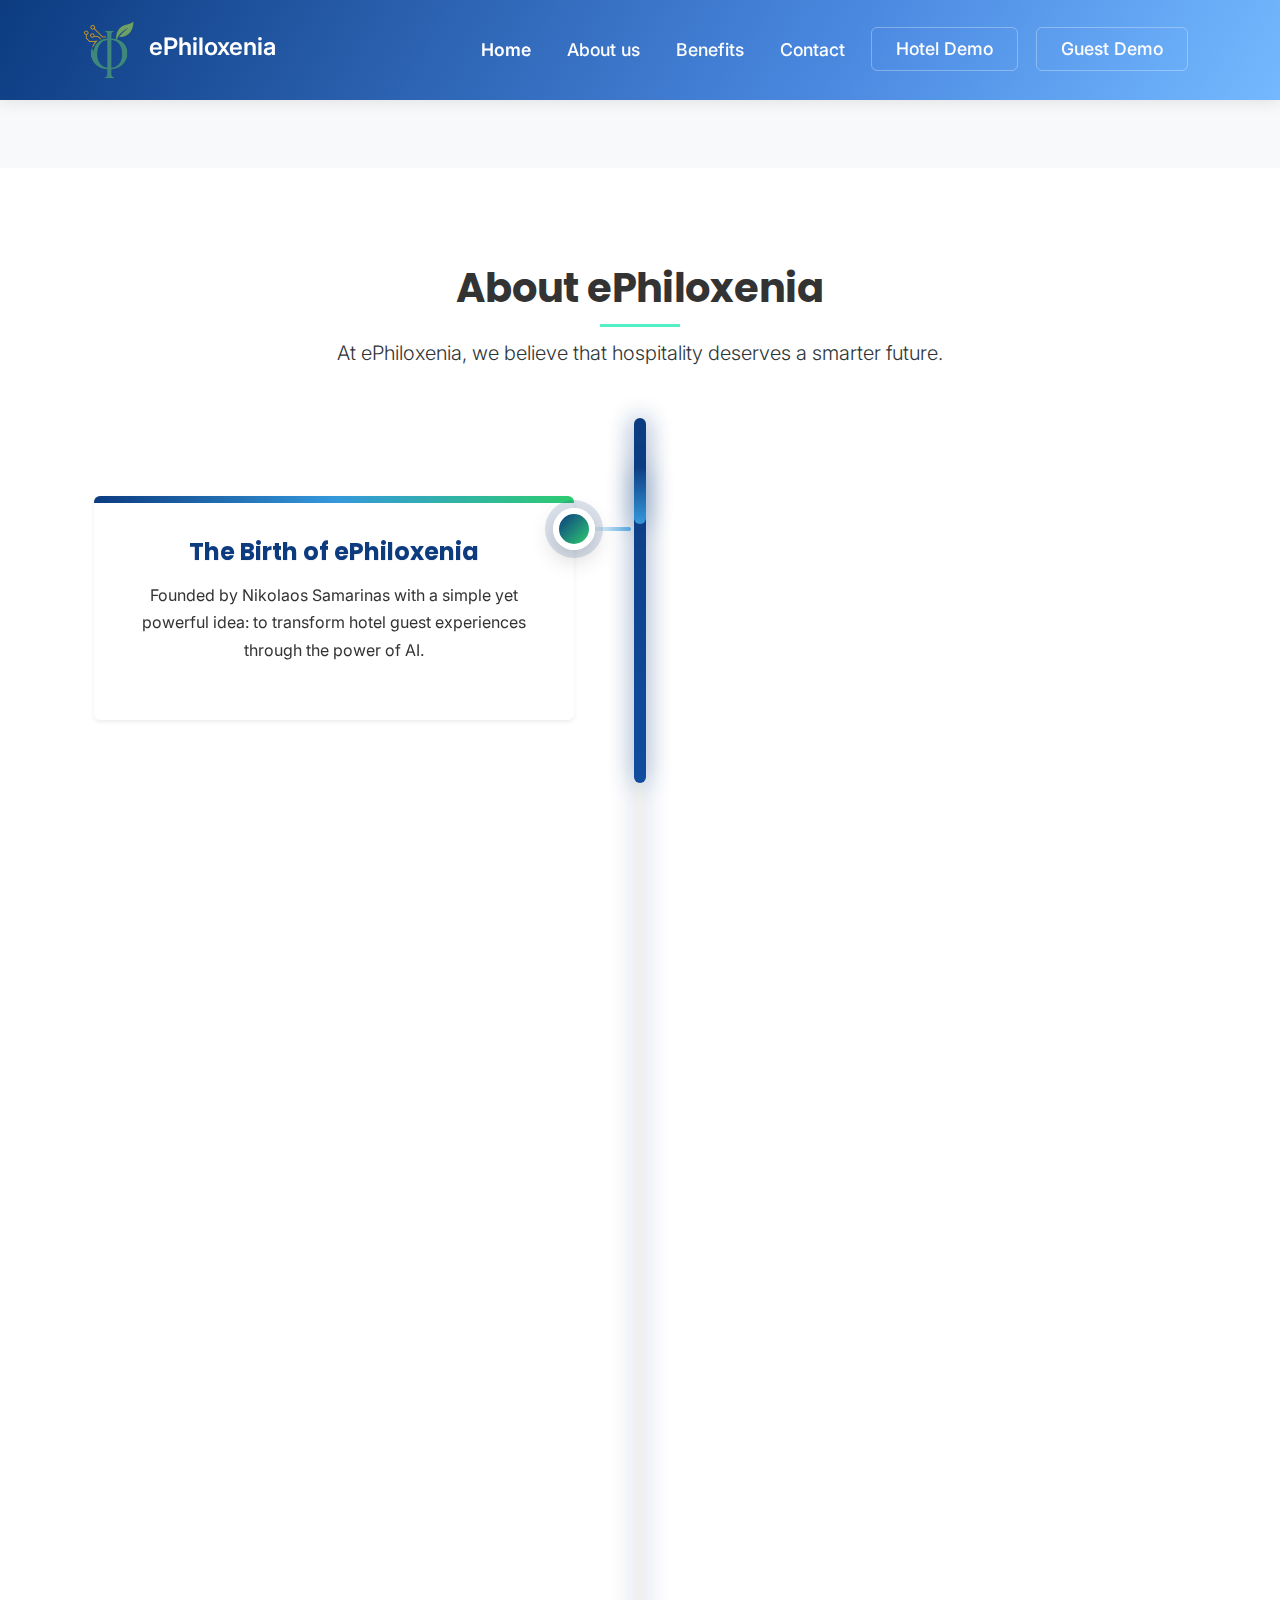
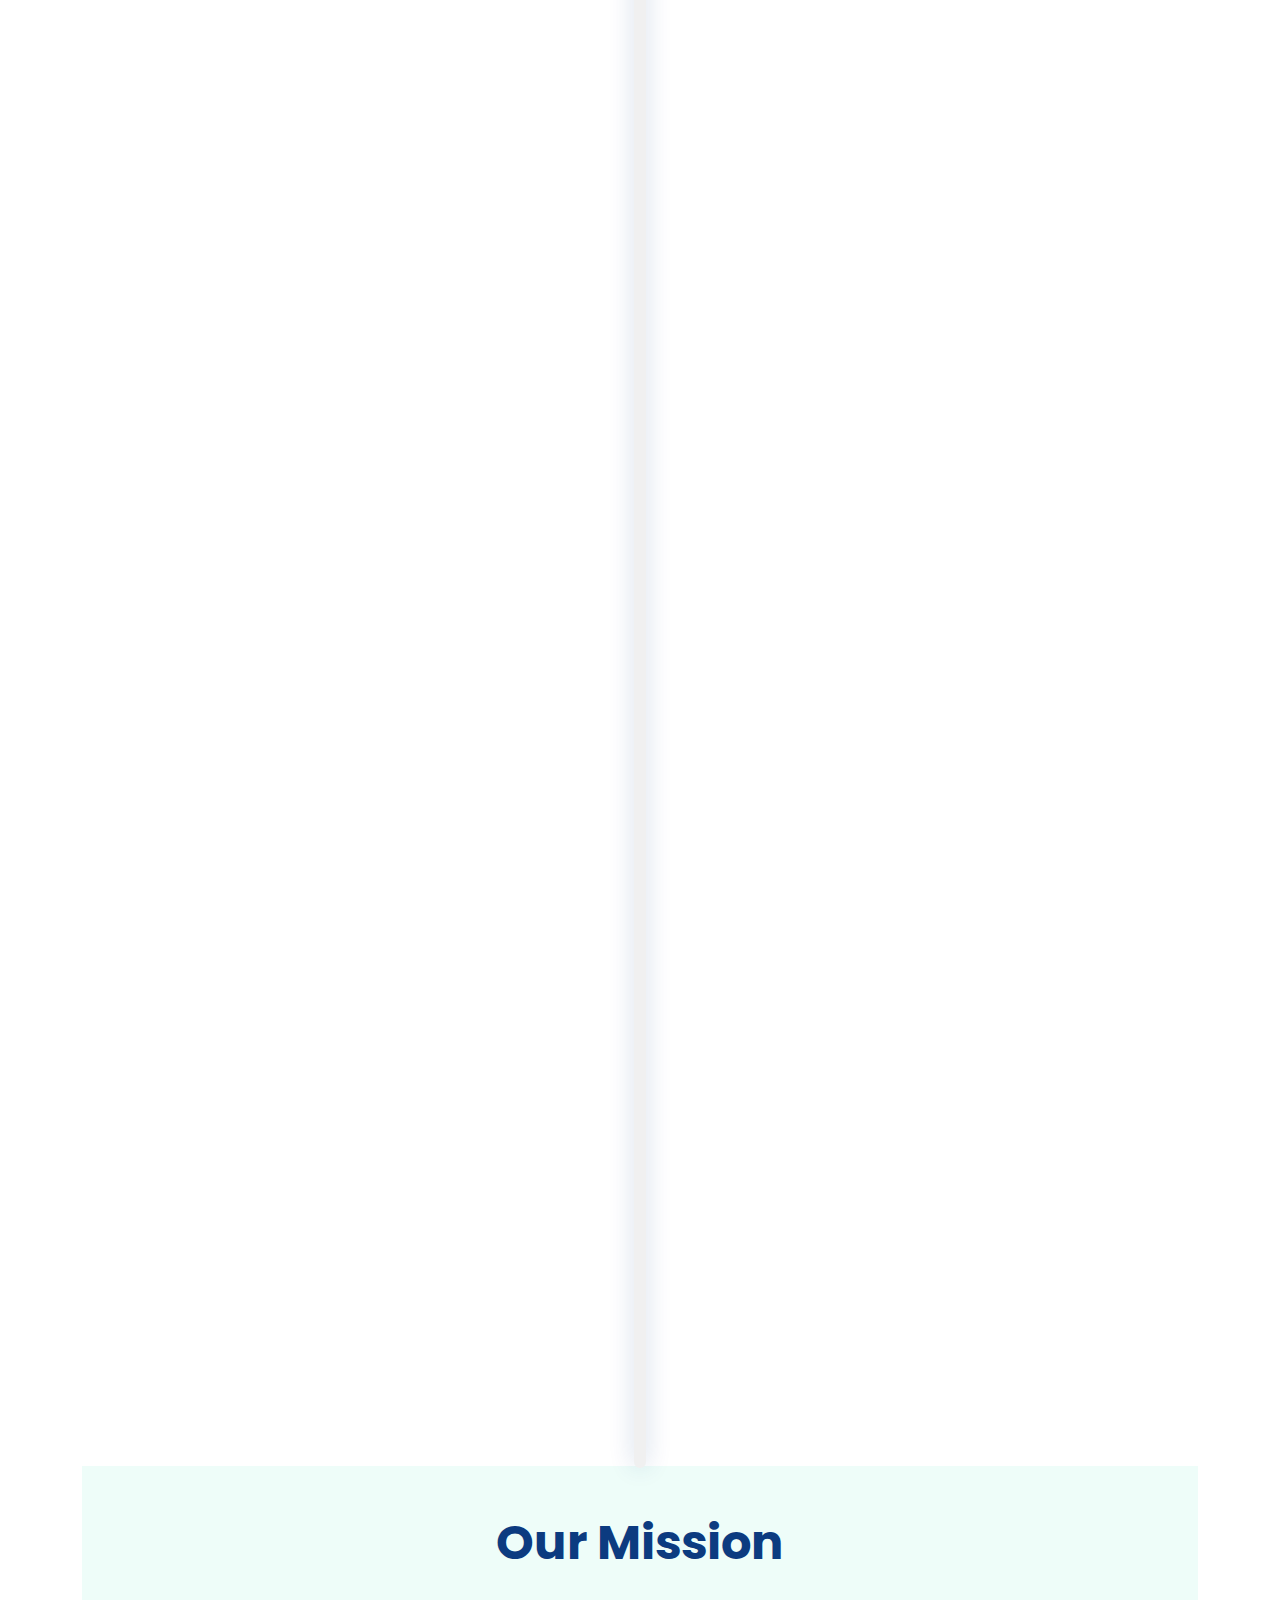
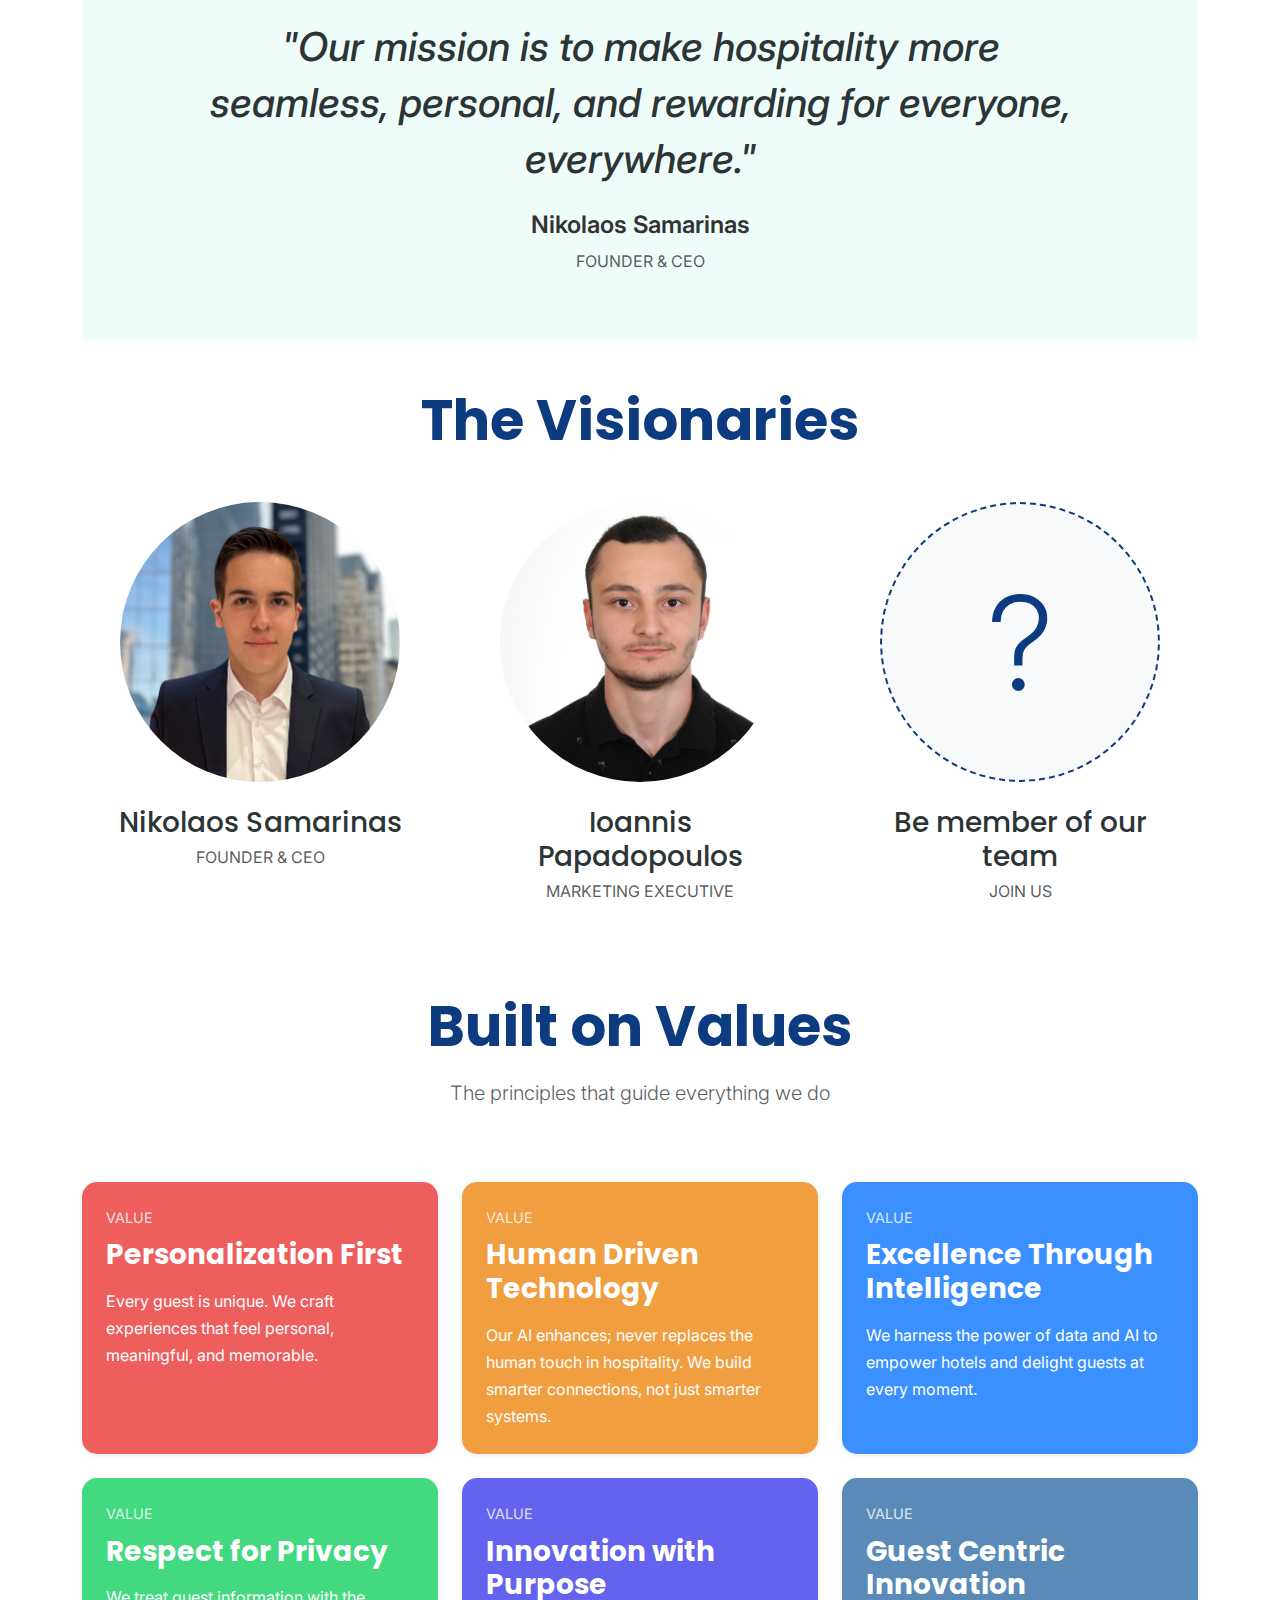
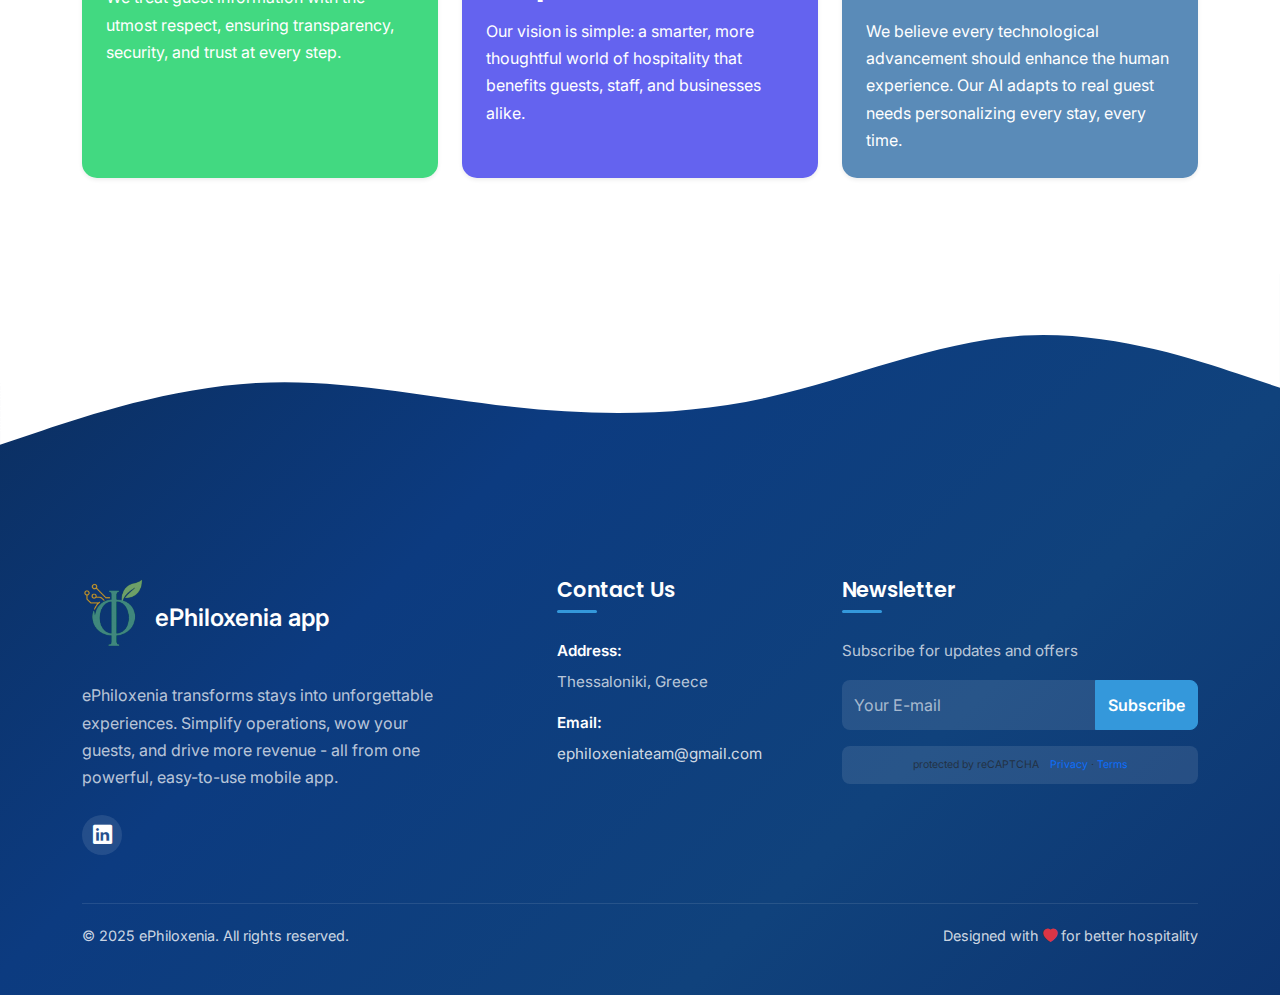
<file: about.html>
<!DOCTYPE html>
<html lang="en">
<head>
    <meta charset="UTF-8">
    <meta name="viewport" content="width=device-width, initial-scale=1.0">
    <title>About Us | e-Philoxenia</title>
    <link href="https://cdn.jsdelivr.net/npm/bootstrap@5.2.3/dist/css/bootstrap.min.css" rel="stylesheet">
    <link rel="stylesheet" href="https://cdn.jsdelivr.net/npm/bootstrap-icons@1.11.3/font/bootstrap-icons.css">
    <link href="https://fonts.googleapis.com/css2?family=Poppins:wght@300;400;500;600;700;800&family=Inter:wght@300;400;500;600;700&display=swap" rel="stylesheet">
    <link href="https://unpkg.com/aos@2.3.1/dist/aos.css" rel="stylesheet">
    <link rel="stylesheet" href="css/style.css">
    <style>
        :root {
            --primary: #0c3b80;
            --secondary: #faf6f1;
            --accent: #d4af37;
            --text-dark: #2d3436;
            --text-light: #636e72;
            --gradient-primary: linear-gradient(135deg, #0c3b80, #001233);
            --nav-bg-gradient: linear-gradient(120deg, #0c3b80 0%, #4a88e0 65%, #74b9ff 100%);
            --shadow-sm: 0 4px 6px rgba(0,0,0,0.05);
            --shadow-md: 0 10px 30px rgba(0,0,0,0.08);
            --shadow-lg: 0 20px 40px rgba(0,0,0,0.12);
            --timeline-line-color: linear-gradient(180deg, #0c3b80, #3498db, #55efc4);
        }

        body {
            font-family: 'Inter', sans-serif;
            color: var(--text-dark);
            overflow-x: hidden;
            line-height: 1.7;
            scroll-behavior: smooth;
            background-color: #ffffff;
            position: relative;
        }
        
        body::before {
            content: none;
        }
        
        h1, h2, h3, h4, h5, h6 {
            font-family: 'Poppins', sans-serif;
        }

        /* Navbar styling */
        .navbar-landing {
            background: var(--nav-bg-gradient);
            position: fixed;
            top: 0;
            left: 0;
            right: 0;
            z-index: 1000;
            padding: 15px 0;
            box-shadow: 0 2px 15px rgba(0,0,0,0.1);
        }
        
        .navbar-brand span {
            color: #ffffff !important;
        }
        
        .nav-link {
            color: #ffffff !important;
            font-weight: 500;
            margin: 0 10px;
            position: relative;
            transition: all 0.3s ease;
            font-size: 1.1rem;
            padding: 8px 15px;
        }
        
        .nav-link::after {
            content: none;
        }
        
        .nav-link:hover {
            opacity: 0.85;
        }
        
        .nav-link.active {
            font-weight: 600;
            opacity: 1;
        }
        
        .dropdown-menu {
            border: none;
            box-shadow: 0 10px 25px rgba(0,0,0,0.15);
            border-radius: 8px;
            padding: 12px 0;
            margin-top: 15px;
            background-color: white;
        }
        
        .dropdown-item {
            padding: 8px 20px;
            color: var(--primary);
            font-weight: 500;
            transition: all 0.2s ease;
        }
        
        .dropdown-item:hover {
            background-color: rgba(12, 59, 128, 0.05);
            color: var(--primary-dark);
        }
        
        .navbar-nav .btn {
            border-radius: 6px;
            padding: 8px 16px;
            transition: all 0.3s ease;
            background-color: transparent;
            border: 1px solid rgba(255, 255, 255, 0.3);
            color: white;
        }
        
        .navbar-nav .btn:hover {
            background-color: rgba(255, 255, 255, 0.1);
            border-color: rgba(255, 255, 255, 0.5);
        }

        /* About Us Section Styles */
        #about .section-title {
            font-size: 2.5rem;
            font-weight: 700;
            color: #333;
            position: relative;
            display: inline-block;
        }
        
        #about .section-title::after {
            content: '';
            position: absolute;
            bottom: -15px;
            left: 50%;
            transform: translateX(-50%);
            width: 80px;
            height: 3px;
            background-color: #55efc4;
        }
        
        .team-member {
            transition: all 0.3s ease;
        }
        
        .team-member:hover {
            transform: translateY(-10px);
        }
        
        .value-grid {
            overflow: hidden;
        }
        
        .value-item {
            transition: all 0.3s ease;
            min-height: 300px;
            display: flex;
            align-items: center;
        }
        
        .value-item:hover {
            transform: scale(0.98);
            z-index: 1;
        }
        
        .btn-success {
            background-color: #55efc4;
            border-color: #55efc4;
            color: #333;
            font-weight: 600;
        }
        
        .btn-success:hover {
            background-color: #00b894;
            border-color: #00b894;
            color: white;
        }

        .page-header {
            padding-top: 120px;
            padding-bottom: 40px;
            background-color: #f8f9fa;
        }

        /* Timeline Section with scroll-based color fill effect */
        .container-fluid.py-5 {
            position: relative;
            overflow: visible;
            padding-top: 30px;
            padding-bottom: 50px;
            background: #ffffff;
            border-radius: 20px;
        }
        
        .container-fluid.py-5::before {
            content: '';
            position: absolute;
            width: 12px;
            background: #f0f0f0;
            top: 0;
            bottom: 0;
            left: 50%;
            margin-left: -6px;
            border-radius: 6px;
            box-shadow: 0 0 25px rgba(12, 59, 128, 0.2);
            height: calc(100% + 50px);
            z-index: 0;
        }
        
        #timeline-line {
            position: absolute;
            width: 12px;
            background: linear-gradient(180deg, #0c3b80, #4da6ff);
            top: 0;
            left: 50%;
            margin-left: -6px;
            border-radius: 6px;
            box-shadow: 0 0 25px rgba(12, 59, 128, 0.4);
            z-index: 1;
            transition: height 0.1s ease-out;
            height: 0;
        }
        
        .timeline-item {
            position: relative;
            width: 44%;
            margin-bottom: 80px;
            z-index: 1;
            transition: all 0.5s ease;
            animation: fadeSlide 0.8s ease-out forwards;
            opacity: 0;
            transform: translateY(30px);
        }
        
        @keyframes fadeSlide {
            from { 
                opacity: 0; 
                transform: translateY(30px); 
            }
            to { 
                opacity: 1; 
                transform: translateY(0); 
            }
        }
        
        .timeline-item:nth-child(odd) {
            animation-delay: 0.2s;
        }
        
        .timeline-item:nth-child(even) {
            animation-delay: 0.5s;
        }
        
        .timeline-item:hover {
            transform: translateY(-8px);
        }
        
        .timeline-item:first-child {
            margin-top: 30px !important;
        }
        
        .timeline-item:last-of-type {
            margin-bottom: 30px !important;
        }
        
        .timeline-item::after {
            content: '';
            display: table;
            clear: both;
        }
        
        .timeline-item.left {
            float: left;
            clear: both;
        }
        
        .timeline-item.right {
            float: right;
            clear: both;
        }
        
        .timeline-item.left .timeline-date {
            right: -220px;
            top: -45px;
            z-index: 3;
        }
        
        .timeline-item.right .timeline-date {
            left: -220px;
            top: -45px;
            z-index: 3;
        }
        
        /* Connector lines to central line - without animation */
        .timeline-item.left::before,
        .timeline-item.right::before {
            content: '';
            position: absolute;
            height: 4px;
            top: 31px;
            z-index: 1;
            opacity: 0.8;
            border-radius: 2px;
        }
        
        .timeline-item.left::before {
            right: -57px;
            width: 40px;
            background: linear-gradient(90deg, transparent, #3498db);
            animation: expandLeft 1s ease-out forwards;
            transform-origin: right;
        }
        
        .timeline-item.right::before {
            left: -57px;
            width: 40px;
            background: linear-gradient(90deg, #3498db, transparent);
            animation: expandRight 1s ease-out forwards;
            transform-origin: left;
        }
        
        @keyframes moveGradient {
            0% { background-position: 0% 0%; }
            100% { background-position: 200% 0%; }
        }
        
        .timeline-dot {
            position: absolute;
            width: 42px;
            height: 42px;
            background: linear-gradient(135deg, #0c3b80, #2ecc71);
            border: 6px solid white;
            border-radius: 50%;
            z-index: 2;
            top: 12px;
            box-shadow: 0 0 0 8px rgba(12, 59, 128, 0.15), 0 8px 25px rgba(0,0,0,0.2);
            transition: all 0.4s ease;
            animation: pulseDot 3s infinite alternate;
        }
        
        @keyframes pulseDot {
            0% { transform: scale(1); box-shadow: 0 0 0 8px rgba(12, 59, 128, 0.15), 0 8px 25px rgba(0,0,0,0.2); }
            100% { transform: scale(1.1); box-shadow: 0 0 0 10px rgba(12, 59, 128, 0.2), 0 8px 30px rgba(0,0,0,0.3), 0 0 20px rgba(46, 204, 113, 0.5); }
        }
        
        .timeline-item:hover .timeline-dot {
            transform: scale(1.25);
            box-shadow: 0 0 0 10px rgba(12, 59, 128, 0.2), 0 8px 30px rgba(0,0,0,0.3), 0 0 25px rgba(46, 204, 113, 0.6);
            animation: none;
        }
        
        .timeline-item.left .timeline-dot {
            right: -21px;
        }
        
        .timeline-item.right .timeline-dot {
            left: -21px;
        }
        
        .timeline-content {
            padding: 40px;
            background-color: white;
            border-radius: 15px;
            box-shadow: 0 10px 30px rgba(0,0,0,0.08);
            position: relative;
            transition: all 0.5s ease;
            border: none;
            overflow: hidden;
            transform: translateY(0);
            opacity: 1;
        }
        
        .timeline-content::before {
            content: '';
            position: absolute;
            top: 0;
            height: 7px;
            width: 100%;
            background: linear-gradient(90deg, #0c3b80, #3498db, #2ecc71);
            left: 0;
        }
        
        @keyframes shimmerBar {
            0% { background-position: 0% 0%; }
            100% { background-position: 200% 0%; }
        }
        
        .timeline-content::after {
            content: '';
            position: absolute;
            width: 0;
            height: 0;
            border-style: solid;
            top: 15px;
        }
        
        .timeline-item.left .timeline-content::after {
            border-width: 15px 0 15px 15px;
            border-color: transparent transparent transparent white;
            right: -15px;
        }
        
        .timeline-item.right .timeline-content::after {
            border-width: 15px 15px 15px 0;
            border-color: transparent white transparent transparent;
            left: -15px;
        }
        
        .timeline-content:hover {
            transform: translateY(-10px) scale(1.02);
            box-shadow: 0 20px 40px rgba(0,0,0,0.15);
        }
        
        .timeline-title {
            font-size: 1.5rem;
            color: #0c3b80;
            font-weight: 700;
            margin-bottom: 15px;
            line-height: 1.3;
            text-shadow: 0 1px 1px rgba(0,0,0,0.05);
        }
        
        .timeline-subtitle {
            font-size: 1.05rem;
            color: #3498db;
            font-weight: 600;
            font-style: italic;
            margin-bottom: 15px;
        }
        
        .timeline-text {
            font-size: 1rem;
            line-height: 1.7;
            color: #333;
        }
        
        .section-with-background {
            position: relative;
            z-index: 1;
        }
        
        .section-with-background::before {
            content: none;
        }

        @media (max-width: 991px) {
            body::before {
                left: 20px;
                width: 8px;
                margin-left: -4px;
                opacity: 0.15;
            }
            
            #timeline-line {
                left: 20px;
                width: 10px;
                margin-left: -5px;
            }
            
            .container-fluid.py-5::before {
                left: 20px;
                width: 10px;
                margin-left: -5px;
            }
            
            .timeline-item {
                width: calc(100% - 80px);
                margin-left: 80px;
                float: none;
                margin-bottom: 60px;
            }
            
            .timeline-item.left .timeline-dot,
            .timeline-item.right .timeline-dot {
                left: -60px;
                right: auto;
                width: 36px;
                height: 36px;
            }
            
            .timeline-item.left::before,
            .timeline-item.right::before {
                left: -60px;
                width: 40px;
                background: linear-gradient(90deg, #3498db, transparent);
            }
            
            .timeline-item.left .timeline-date,
            .timeline-item.right .timeline-date {
                left: -25px;
                transform: translateX(-50%);
                top: 12px;
                margin-bottom: 0;
                position: absolute;
                animation-name: fadeInDateMobile;
            }
            
            .timeline-item.left .timeline-content::after,
            .timeline-item.right .timeline-content::after {
                border-width: 15px 15px 15px 0;
                border-color: transparent white transparent transparent;
                left: -15px;
                right: auto;
            }
            
            .timeline-title {
                font-size: 1.3rem;
            }
            
            .timeline-text {
                font-size: 0.95rem;
            }
        }
        
        @keyframes fadeInDateMobile {
            from { opacity: 0; transform: translateY(-10px) translateX(-50%); }
            to { opacity: 1; transform: translateY(0) translateX(-50%); }
        }

        @keyframes flowingGradient {
            0% { background-position: 0% 0%; }
            50% { background-position: 0% 100%; }
            100% { background-position: 0% 0%; }
        }

        @keyframes pulseGlow {
            0% {
                box-shadow: 0 0 25px rgba(12, 59, 128, 0.3);
            }
            100% {
                box-shadow: 0 0 35px rgba(12, 59, 128, 0.6), 0 0 50px rgba(46, 204, 113, 0.3);
            }
        }

        /* Χρώματα και στυλ για τις ημερομηνίες */
        .timeline-date {
            position: absolute;
            font-size: 0.95rem;
            font-weight: 700;
            padding: 10px 22px;
            background: linear-gradient(135deg, #0c3b80, #3498db);
            color: white;
            border-radius: 30px;
            display: inline-block;
            box-shadow: 0 5px 15px rgba(0,0,0,0.15);
            letter-spacing: 0.5px;
            border: 3px solid white;
            z-index: 5;
            opacity: 0;
            animation: fadeInDate 1s ease-out forwards;
            animation-delay: 0.5s;
            transition: all 0.3s ease;
        }
        
        @keyframes fadeInDate {
            from { opacity: 0; transform: translateY(-10px) translateX(50%); }
            to { opacity: 1; transform: translateY(0) translateX(50%); }
        }
        
        .timeline-item.left .timeline-date {
            right: -25px;
            top: 12px;
            transform: translateX(50%);
        }
        
        .timeline-item.right .timeline-date {
            left: -25px;
            top: 12px;
            transform: translateX(-50%);
            animation-name: fadeInDateRight;
        }
        
        @keyframes fadeInDateRight {
            from { opacity: 0; transform: translateY(-10px) translateX(-50%); }
            to { opacity: 1; transform: translateY(0) translateX(-50%); }
        }
        
        /* Ειδικά στυλ για τις ετικέτες ημερομηνιών */
        .timeline-item:nth-child(1) .timeline-date {
            background: linear-gradient(135deg, #0c3b80, #3498db);
        }
        
        .timeline-item:nth-child(2) .timeline-date {
            background: linear-gradient(135deg, #1560bd, #4da6ff);
        }
        
        .timeline-item:nth-child(3) .timeline-date {
            background: linear-gradient(135deg, #1560bd, #4da6ff);
        }
        
        .timeline-item:nth-child(4) .timeline-date {
            background: linear-gradient(135deg, #206694, #3498db);
        }
        
        .timeline-item:nth-child(5) .timeline-date {
            background: linear-gradient(135deg, #206694, #3498db);
        }
        
        .timeline-item:nth-child(6) .timeline-date {
            background: linear-gradient(135deg, #0f4c81, #2ecc71);
        }
        
        .timeline-item:nth-child(7) .timeline-date {
            background: linear-gradient(135deg, #0f4c81, #2ecc71);
        }
        
        .timeline-item:nth-child(8) .timeline-date {
            background: linear-gradient(135deg, #0f4c81, #2ecc71);
        }

        .timeline-item:hover .timeline-date {
            transform: translateX(50%) scale(1.05);
            box-shadow: 0 8px 20px rgba(0,0,0,0.2);
        }
        
        .timeline-item.right:hover .timeline-date {
            transform: translateX(-50%) scale(1.05);
        }
        
        @keyframes expandLeft {
            from { width: 0; opacity: 0; }
            to { width: 40px; opacity: 0.8; }
        }
        
        @keyframes expandRight {
            from { width: 0; opacity: 0; }
            to { width: 40px; opacity: 0.8; }
        }

        /* Vertical timeline with enhanced graphics and colors */
        .timeline-container {
            padding: 0;
            max-width: 1140px;
            margin: 0 auto;
            position: relative;
            display: block;
        }
        
        .timeline-container::after {
            content: '';
            position: absolute;
            width: 12px;
            background: linear-gradient(180deg, #0c3b80, #3498db);
            top: 0;
            bottom: auto;
            left: 50%;
            margin-left: -6px;
            border-radius: 6px;
            box-shadow: 0 0 25px rgba(12, 59, 128, 0.4);
            height: calc(100% - 30px);
            z-index: 0;
            transition: background 0.5s ease;
        }
        
        .timeline-container::before {
            display: none;
        }
        
        .timeline-extension {
            display: none;
        }
        
        /* Timeline Section with scroll-based color change */
        .container-fluid.py-5 {
            position: relative;
            overflow: visible;
            padding-top: 30px;
            padding-bottom: 50px;
            background: #ffffff;
            border-radius: 20px;
        }
        
        #timeline-line {
            position: absolute;
            width: 12px;
            background: linear-gradient(180deg, #0c3b80, #3498db);
            top: 0;
            bottom: auto;
            left: 50%;
            margin-left: -6px;
            border-radius: 6px;
            box-shadow: 0 0 25px rgba(12, 59, 128, 0.4);
            height: calc(100% - 30px);
            z-index: 0;
            transition: background 0.5s ease;
        }
        
        @media (max-width: 991px) {
            #timeline-line {
                left: 20px;
                width: 10px;
                margin-left: -5px;
            }
            
            .timeline-container::after {
                left: 20px;
                width: 10px;
                margin-left: -5px;
                height: calc(100% + 80px);
            }
        }

        .product-card {
            transition: transform 0.3s ease, box-shadow 0.3s ease;
        }
        
        .product-card:hover {
            transform: translateY(-10px);
            box-shadow: 0 20px 40px rgba(0,0,0,0.1) !important;
        }
        
        .feature-text {
            font-size: 1.05rem;
        }
        
        @media (max-width: 767px) {
            .product-card {
                margin-bottom: 30px;
            }
        }

        /* Animations */
        .text-gradient {
            background-size: 200% auto;
            animation: textShimmer 3s linear infinite;
        }
        
        @keyframes textShimmer {
            0% { background-position: 0% center; }
            100% { background-position: 200% center; }
        }
        
        .animate-badge {
            animation: badgePulse 2s infinite alternate;
        }
        
        @keyframes badgePulse {
            0% { transform: scale(1); box-shadow: 0 0 0 rgba(52, 152, 219, 0); }
            100% { transform: scale(1.05); box-shadow: 0 0 20px rgba(52, 152, 219, 0.5); }
        }
        
        .animate-underline {
            width: 0;
            animation: expandLine 1.5s ease-out forwards;
        }
        
        @keyframes expandLine {
            0% { width: 0; }
            100% { width: 100%; }
        }
        
        .card-header-bg {
            background-size: 200% 200%;
            animation: gradientShift 5s ease infinite;
        }
        
        @keyframes gradientShift {
            0% { background-position: 0% 50%; }
            50% { background-position: 100% 50%; }
            100% { background-position: 0% 50%; }
        }
        
        .animate-icon {
            animation: iconPulse 3s infinite alternate;
        }
        
        @keyframes iconPulse {
            0% { transform: scale(1) rotate(0deg); }
            100% { transform: scale(1.1) rotate(5deg); }
        }
        
        .animate-text {
            opacity: 0;
            animation: fadeInText 1s ease-out forwards;
        }
        
        @keyframes fadeInText {
            0% { opacity: 0; transform: translateY(20px); }
            100% { opacity: 1; transform: translateY(0); }
        }
        
        .animate-quote {
            transform-origin: center;
            animation: quoteScale 3s ease-in-out infinite alternate;
        }
        
        @keyframes quoteScale {
            0% { transform: scale(1) translateY(0); }
            100% { transform: scale(1.03) translateY(-5px); }
        }
        
        .feature-item {
            opacity: 0;
            animation: featureSlideIn 0.5s ease-out forwards;
        }
        
        .feature-item:nth-child(1) { animation-delay: 0.2s; }
        .feature-item:nth-child(2) { animation-delay: 0.4s; }
        .feature-item:nth-child(3) { animation-delay: 0.6s; }
        .feature-item:nth-child(4) { animation-delay: 0.8s; }
        
        @keyframes featureSlideIn {
            0% { opacity: 0; transform: translateX(-20px); }
            100% { opacity: 1; transform: translateX(0); }
        }
        
        .product-card {
            transition: transform 0.5s cubic-bezier(0.175, 0.885, 0.32, 1.275), box-shadow 0.5s ease;
        }
        
        .product-card:hover {
            transform: translateY(-15px) scale(1.03);
            box-shadow: 0 30px 60px rgba(0,0,0,0.15) !important;
        }
        
        .feature-icon i {
            transition: transform 0.3s ease;
        }
        
        .feature-item:hover .feature-icon i {
            transform: scale(1.3) rotate(10deg);
        }

        /* Animations */
        .product-title-container {
            display: flex;
            align-items: center;
            justify-content: center;
            margin: 40px 0;
        }
        
        .product-main-title {
            font-size: 3rem;
            font-weight: 800;
            letter-spacing: 5px;
            color: #0c3b80;
            margin: 0 25px;
            padding: 10px 25px;
            position: relative;
            display: inline-block;
        }
        
        .product-title-line {
            height: 3px;
            flex-grow: 1;
            background: linear-gradient(to right, transparent, #3498db, transparent);
            max-width: 180px;
            border-radius: 3px;
        }
        
        @media (max-width: 767px) {
            .product-main-title {
                font-size: 2rem;
                margin: 0 15px;
                letter-spacing: 3px;
            }
            
            .product-title-line {
                max-width: 100px;
            }
        }
        
        /* Απενεργοποίηση προηγούμενων animation */
        .animate-badge, .text-gradient, .animate-text {
            animation: none;
        }
        
        .product-card {
            transition: transform 0.3s ease, box-shadow 0.3s ease;
        }
        
        .product-card:hover {
            transform: translateY(-10px);
            box-shadow: 0 20px 40px rgba(0,0,0,0.1) !important;
        }

        .team-bio p {
            font-size: 0.95rem;
            color: #4f4f4f;
        }
        
        /* Footer Styles */
        .footer-section {
            position: relative;
            background: linear-gradient(135deg, #0b2d5c 0%, #0c3b80 35%, #10427c 70%, #0d3571 100%);
            color: rgba(255, 255, 255, 0.8);
            overflow: hidden;
            padding-bottom: 30px;
        }
        
        .footer-wave {
            position: relative;
            width: 100%;
            margin-bottom: -10px;
        }
        
        .footer-wave svg {
            display: block;
            width: 100%;
            height: auto;
        }
        
        .footer-content {
            position: relative;
            padding-top: 30px;
            z-index: 1;
        }
        
        .footer-brand img {
            margin-bottom: 10px;
        }
        
        .footer-about-text {
            font-size: 1rem;
            line-height: 1.7;
            opacity: 0.9;
        }
        
        .footer-social {
            display: flex;
            gap: 15px;
        }
        
        .social-icon {
            width: 40px;
            height: 40px;
            border-radius: 50%;
            background: rgba(255, 255, 255, 0.1);
            color: white;
            display: flex;
            align-items: center;
            justify-content: center;
            font-size: 1.2rem;
            transition: all 0.3s ease;
        }
        
        .social-icon:hover {
            background: rgba(255, 255, 255, 0.2);
            transform: translateY(-3px);
            color: white;
        }
        
        .footer-heading {
            color: white;
            font-weight: 600;
            margin-bottom: 25px;
            font-size: 1.3rem;
            position: relative;
            padding-bottom: 10px;
        }

        .footer-heading:after {
            content: '';
            position: absolute;
            left: 0;
            bottom: 0;
            width: 40px;
            height: 3px;
            background: #3498db;
            border-radius: 2px;
        }
        
        .footer-contact-info {
            font-size: 0.95rem;
        }
        
        .footer-contact-item {
            margin-bottom: 15px;
        }
        
        .footer-contact-item span {
            display: block;
            color: white;
            font-weight: 600;
            margin-bottom: 5px;
        }
        
        .footer-contact-item p {
            margin: 0;
            opacity: 0.9;
        }
        
        .footer-contact-item a {
            color: rgba(255, 255, 255, 0.9);
            text-decoration: none;
            transition: color 0.3s ease;
        }
        
        .footer-contact-item a:hover {
            color: white;
            text-decoration: underline;
        }
        
        .footer-newsletter-text {
            font-size: 0.95rem;
            opacity: 0.9;
            margin-bottom: 15px;
        }
        
        .footer-newsletter .form-control {
            background: rgba(255, 255, 255, 0.1);
            border: none;
            height: 50px;
            color: white;
            border-radius: 8px;
        }
        
        .footer-newsletter .form-control::placeholder {
            color: rgba(255, 255, 255, 0.6);
        }
        
        .footer-newsletter .btn {
            height: 50px;
            border-radius: 8px;
            font-weight: 600;
            background: #3498db;
            border-color: #3498db;
        }
        
        .footer-recaptcha {
            display: flex;
            justify-content: center;
            background: rgba(255, 255, 255, 0.1);
            border-radius: 8px;
            padding: 10px;
            font-size: 0.75rem;
            color: rgba(255, 255, 255, 0.6);
        }
        
        .footer-bottom {
            margin-top: 30px;
            border-top: 1px solid rgba(255, 255, 255, 0.1);
            padding-top: 20px;
            font-size: 0.9rem;
        }
    </style>
</head>
<body>
    <!-- Navigation -->
    <nav class="navbar navbar-expand-lg navbar-dark navbar-landing">
        <div class="container">
            <a class="navbar-brand" href="index.html">
                <img src="img/e-philoxenia-logo.png" alt="e-Philoxenia Logo" height="60" class="me-2">
                <span style="font-size: 1.5rem; font-weight: 600; color: white;">ePhiloxenia</span>
            </a>
            <button class="navbar-toggler" type="button" data-bs-toggle="collapse" data-bs-target="#navbarNav" aria-controls="navbarNav" aria-expanded="false" aria-label="Toggle navigation">
                <span class="navbar-toggler-icon"></span>
            </button>
            <div class="collapse navbar-collapse" id="navbarNav">
                <ul class="navbar-nav ms-auto">
                    <li class="nav-item">
                        <a class="nav-link active" href="index.html#features">Home</a>
                    </li>
                    <li class="nav-item dropdown">
                        <a class="nav-link dropdown-toggle" href="about.html" id="aboutDropdown" role="button" data-bs-toggle="dropdown" aria-expanded="false">
                            About us
                        </a>
                        <ul class="dropdown-menu" aria-labelledby="aboutDropdown">
                            <li><a class="dropdown-item" href="about.html#about">Our Story</a></li>
                            <li><a class="dropdown-item" href="about.html#mission">Our Mission</a></li>
                            <li><a class="dropdown-item" href="about.html#visionaries">The Visionaries</a></li>
                        </ul>
                    </li>
                    <li class="nav-item">
                        <a class="nav-link" href="benefits.html">Benefits</a>
                    </li>
                    <li class="nav-item">
                        <a class="nav-link" href="index.html#contact">Contact</a>
                    </li>
                    <li class="nav-item">
                        <a class="nav-link btn ms-2 px-4" href="hotel-login.html">Hotel Demo</a>
                    </li>
                    <li class="nav-item">
                        <a class="nav-link btn ms-2 px-4" href="guest-login.html">Guest Demo</a>
                    </li>
                </ul>
            </div>
        </div>
    </nav>

    <!-- Page Header -->
    <div class="page-header">
        <div class="container">
            <h1 class="display-4 text-center"></h1>
        </div>
    </div>

    <!-- About Us Section -->
    <section class="py-5" id="about">
        <div class="container py-5">
            <div class="text-center mb-5">
                <h2 class="section-title mb-4">About ePhiloxenia</h2>
                <div class="mx-auto mb-5" style="max-width: 800px;">
                    <p class="lead mb-5">At ePhiloxenia, we believe that hospitality deserves a smarter future.</p>
                </div>
                
                <!-- Timeline Section -->
                <div class="container-fluid py-5" id="timeline">
                    <div class="row">
                        <div class="col-12">
                            <div id="timeline-line"></div>
                            <div class="timeline-container">
                                <!-- Timeline item 1 - February -->
                                <div class="timeline-item left" data-aos="fade-up">
                                    <span class="timeline-date">February 2025</span>
                                    <div class="timeline-content shadow-sm rounded bg-white">
                                        <h3 class="timeline-title">The Birth of ePhiloxenia</h3>
                                        <p class="timeline-text">Founded by Nikolaos Samarinas with a simple yet powerful idea: to transform hotel guest experiences through the power of AI.</p>
                                    </div>
                                    <div class="timeline-dot"></div>
                                </div>
                                
                                <!-- Timeline item 2 - March (Capsule T) -->
                                <div class="timeline-item right" data-aos="fade-up">
                                    <span class="timeline-date">March 2025</span>
                                    <div class="timeline-content shadow-sm rounded bg-white">
                                        <h3 class="timeline-title">Join Capsule T Accelerator</h3>
                                        <p class="timeline-subtitle">6th Idea Platform Program</p>
                                        <p class="timeline-text">ePhiloxenia was selected to join the prestigious Capsule T Travel & Hospitality Accelerator program in Athens.</p>
                                    </div>
                                    <div class="timeline-dot"></div>
                                </div>
                                
                                <!-- Timeline item 3 - March 31 (Elevator Pitch) -->
                                <div class="timeline-item left" data-aos="fade-up">
                                    <span class="timeline-date">March 31, 2025</span>
                                    <div class="timeline-content shadow-sm rounded bg-white">
                                        <h3 class="timeline-title">First Elevator Pitch</h3>
                                        <p class="timeline-text">ePhiloxenia's debut presentation at the Capsule T Accelerator Offices in Athens, Greece.</p>
                                    </div>
                                    <div class="timeline-dot"></div>
                                </div>
                                
                                <!-- Timeline item 4 - April 1-4 (Workshops) -->
                                <div class="timeline-item right" data-aos="fade-up">
                                    <span class="timeline-date">April 1-4, 2025</span>
                                    <div class="timeline-content shadow-sm rounded bg-white">
                                        <h3 class="timeline-title">Accelerator Workshops</h3>
                                        <p class="timeline-text">Intensive workshops on digital marketing, branding, law issues, and presentation skills delivered by industry experts.</p>
                                    </div>
                                    <div class="timeline-dot"></div>
                                </div>
                                
                                <!-- Timeline item 5 - April 7-11 (Mentorship) -->
                                <div class="timeline-item left" data-aos="fade-up">
                                    <span class="timeline-date">April 7-11, 2025</span>
                                    <div class="timeline-content shadow-sm rounded bg-white">
                                        <h3 class="timeline-title">Industry Mentorship</h3>
                                        <p class="timeline-text">One-on-one mentorship from executives at Expedia Group, Relevance Digital Agency, Ferryhopper, Clio Muse Tours, Blue Functor, Welcome Pickups, Hotel Brain and POS4work.</p>
                                    </div>
                                    <div class="timeline-dot"></div>
                                </div>
                                
                                <!-- Timeline item 6 - The Vision -->
                                <div class="timeline-item right" data-aos="fade-up">
                                    <span class="timeline-date">The Vision</span>
                                    <div class="timeline-content shadow-sm rounded bg-white">
                                        <h3 class="timeline-title">Inspired Innovation</h3>
                                        <p class="timeline-text">As a hospitality enthusiast and technology visionary, Nikolaos recognized the need for an app that would personalize every guest interaction.</p>
                                    </div>
                                    <div class="timeline-dot"></div>
                                </div>
                                
                                <!-- Timeline item 7 - Today -->
                                <div class="timeline-item left" data-aos="fade-up">
                                    <span class="timeline-date">Today</span>
                                    <div class="timeline-content shadow-sm rounded bg-white">
                                        <h3 class="timeline-title">Empowering Hotels</h3>
                                        <p class="timeline-text">ePhiloxenia is enhancing hotels by improving service quality and operational efficiency through a single intelligent application.</p>
                                    </div>
                                    <div class="timeline-dot"></div>
                                </div>
                                
                                <!-- Timeline item 8 - The Future -->
                                <div class="timeline-item right" data-aos="fade-up">
                                    <span class="timeline-date">The Future</span>
                                    <div class="timeline-content shadow-sm rounded bg-white">
                                        <h3 class="timeline-title">Global Expansion</h3>
                                        <p class="timeline-text">Our journey continues as we expand globally, bringing AI-powered hospitality solutions to hotels around the world.</p>
                                    </div>
                                    <div class="timeline-dot"></div>
                                </div>
                                
                                <!-- Timeline item 9 - Empty placeholder for layout -->
                                <div class="timeline-item d-none d-md-inline-block" data-aos="fade-up"></div>

                                <!-- Add this at the very end of the timeline-container, after all timeline items -->
                                <div class="timeline-extension"></div>
                            </div>
                        </div>
                    </div>
                </div>
            </div>

            <!-- Mission Statement -->
            <div class="text-center py-5 mb-5" id="mission" style="background-color: rgba(85, 239, 196, 0.1);">
                <div class="container">
                    <h2 class="display-5 mb-5" style="font-weight: 700; color: #0c3b80;">Our Mission</h2>
                    <p class="display-6 mb-4" style="font-weight: 500; max-width: 900px; margin: 0 auto; line-height: 1.4; font-style: italic;">"Our mission is to make hospitality more seamless, personal, and rewarding for everyone, everywhere."</p>
                    <p class="h4 mt-4" style="font-weight: 600; color: #333;">Nikolaos Samarinas</p>
                    <p class="text-uppercase text-muted mb-3">Founder & CEO</p>
                </div>
            </div>

            <!-- Team members -->
            <div class="text-center mt-5 mb-4" id="visionaries">
                <h2 class="display-4" style="font-weight: 700; color: #0c3b80;">The Visionaries</h2>
            </div>
            
            <div class="row justify-content-center mb-5">
                <div class="col-md-4 text-center">
                    <div class="team-member p-4">
                        <img src="img/team/nikolas.jpg" alt="Nikolaos Samarinas" class="img-fluid rounded-circle mb-4" style="width: 280px; height: 280px; object-fit: cover;">
                        <h3 class="mb-1">Nikolaos Samarinas</h3>
                        <p class="text-uppercase text-muted mb-3">Founder & CEO</p>
                    </div>
                </div>
                
                <div class="col-md-4 text-center">
                    <div class="team-member p-4">
                        <img src="img/team/ioannis.jpg" alt="Ioannis Papadopoulos" class="img-fluid rounded-circle mb-4" style="width: 280px; height: 280px; object-fit: cover;">
                        <h3 class="mb-1">Ioannis Papadopoulos</h3>
                        <p class="text-uppercase text-muted mb-3">Marketing Executive</p>
                    </div>
                </div>
                
                <div class="col-md-4 text-center">
                    <div class="team-member p-4">
                        <div class="rounded-circle mb-4 d-flex align-items-center justify-content-center" style="width: 280px; height: 280px; background-color: #f8f9fa; margin: 0 auto; border: 2px dashed #0c3b80;">
                            <span style="font-size: 130px; color: #0c3b80; font-weight: 300;">?</span>
                        </div>
                        <h3 class="mb-1">Be member of our team</h3>
                        <p class="text-uppercase text-muted mb-3">Join Us</p>
                    </div>
                </div>
            </div>

            <!-- Company Values Section Title -->
            <div class="text-center mt-5 mb-5">
                <h2 class="display-4" style="font-weight: 700; color: #0c3b80;">Built on Values</h2>
                <p class="lead text-muted mt-3">The principles that guide everything we do</p>
            </div>

            <!-- Company Values -->
            <div class="row justify-content-center mt-5 gx-4 gy-4">
                <!-- Value 1 -->
                <div class="col-md-6 col-lg-4">
                    <div class="card h-100 border-0 shadow-sm" style="border-radius: 15px; overflow: hidden;">
                        <div class="card-body text-white p-4" style="background-color: rgba(235, 77, 75, 0.9);">
                            <p class="text-uppercase mb-2" style="opacity: 0.8; font-size: 0.9rem;">VALUE</p>
                            <h3 class="card-title mb-3" style="font-weight: 700;">Personalization First</h3>
                            <p class="card-text">Every guest is unique. We craft experiences that feel personal, meaningful, and memorable.</p>
                        </div>
                    </div>
                </div>
                
                <!-- Value 2 -->
                <div class="col-md-6 col-lg-4">
                    <div class="card h-100 border-0 shadow-sm" style="border-radius: 15px; overflow: hidden;">
                        <div class="card-body text-white p-4" style="background-color: rgba(240, 147, 43, 0.9);">
                            <p class="text-uppercase mb-2" style="opacity: 0.8; font-size: 0.9rem;">VALUE</p>
                            <h3 class="card-title mb-3" style="font-weight: 700;">Human Driven Technology</h3>
                            <p class="card-text">Our AI enhances; never replaces the human touch in hospitality. We build smarter connections, not just smarter systems.</p>
                        </div>
                    </div>
                </div>
                
                <!-- Value 3 -->
                <div class="col-md-6 col-lg-4">
                    <div class="card h-100 border-0 shadow-sm" style="border-radius: 15px; overflow: hidden;">
                        <div class="card-body text-white p-4" style="background-color: rgba(38, 132, 255, 0.9);">
                            <p class="text-uppercase mb-2" style="opacity: 0.8; font-size: 0.9rem;">VALUE</p>
                            <h3 class="card-title mb-3" style="font-weight: 700;">Excellence Through Intelligence</h3>
                            <p class="card-text">We harness the power of data and AI to empower hotels and delight guests at every moment.</p>
                        </div>
                    </div>
                </div>
                
                <!-- Value 4 -->
                <div class="col-md-6 col-lg-4">
                    <div class="card h-100 border-0 shadow-sm" style="border-radius: 15px; overflow: hidden;">
                        <div class="card-body text-white p-4" style="background-color: rgba(46, 213, 115, 0.9);">
                            <p class="text-uppercase mb-2" style="opacity: 0.8; font-size: 0.9rem;">VALUE</p>
                            <h3 class="card-title mb-3" style="font-weight: 700;">Respect for Privacy</h3>
                            <p class="card-text">We treat guest information with the utmost respect, ensuring transparency, security, and trust at every step.</p>
                        </div>
                    </div>
                </div>
                
                <!-- Value 5 -->
                <div class="col-md-6 col-lg-4">
                    <div class="card h-100 border-0 shadow-sm" style="border-radius: 15px; overflow: hidden;">
                        <div class="card-body text-white p-4" style="background-color: rgba(83, 82, 237, 0.9);">
                            <p class="text-uppercase mb-2" style="opacity: 0.8; font-size: 0.9rem;">VALUE</p>
                            <h3 class="card-title mb-3" style="font-weight: 700;">Innovation with Purpose</h3>
                            <p class="card-text">Our vision is simple: a smarter, more thoughtful world of hospitality that benefits guests, staff, and businesses alike.</p>
                        </div>
                    </div>
                </div>
                
                <!-- Value 6 -->
                <div class="col-md-6 col-lg-4">
                    <div class="card h-100 border-0 shadow-sm" style="border-radius: 15px; overflow: hidden;">
                        <div class="card-body text-white p-4" style="background-color: rgba(72, 126, 176, 0.9);">
                            <p class="text-uppercase mb-2" style="opacity: 0.8; font-size: 0.9rem;">VALUE</p>
                            <h3 class="card-title mb-3" style="font-weight: 700;">Guest Centric Innovation</h3>
                            <p class="card-text">We believe every technological advancement should enhance the human experience. Our AI adapts to real guest needs personalizing every stay, every time.</p>
                        </div>
                    </div>
                </div>
            </div>
        </div>
    </section>

    <!-- Footer -->
    <footer class="footer-section">
        <!-- Wave Separator -->
        <div class="footer-wave">
            <svg xmlns="http://www.w3.org/2000/svg" viewBox="0 0 1440 320"><path fill="#ffffff" fill-opacity="1" d="M0,192L48,176C96,160,192,128,288,122.7C384,117,480,139,576,149.3C672,160,768,160,864,138.7C960,117,1056,75,1152,69.3C1248,64,1344,96,1392,112L1440,128L1440,0L1392,0C1344,0,1248,0,1152,0C1056,0,960,0,864,0C768,0,672,0,576,0C480,0,384,0,288,0C192,0,96,0,48,0L0,0Z"></path></svg>
        </div>
                
        <div class="footer-content">
            <div class="container">
                <div class="row mb-5">
                    <!-- Company Info -->
                    <div class="col-lg-4 mb-5 mb-lg-0">
                        <div class="footer-brand mb-4" style="display: flex; align-items: center;">
                            <img src="img/e-philoxenia-logo.png" alt="ePhiloxenia Logo" height="70">
                            <span style="font-size: 1.5rem; font-weight: 600; color: white; margin-left: 10px;">ePhiloxenia app</span>
                        </div>
                        <p class="footer-about-text">
                            ePhiloxenia transforms stays into unforgettable experiences. Simplify operations, wow your guests, and drive more revenue - all from one powerful, easy-to-use mobile app.
                        </p>
                        <div class="footer-social mt-4">
                            <a href="#" class="social-icon"><i class="bi bi-linkedin"></i></a>
                        </div>
                    </div>
                    
                    <!-- Contact Section -->
                    <div class="col-lg-3 offset-lg-1 mb-5 mb-lg-0">
                        <h4 class="footer-heading">Contact Us</h4>
                        <div class="footer-contact-info">
                            <div class="footer-contact-item">
                                <span>Address:</span>
                                <p>Thessaloniki, Greece</p>
                            </div>
                            <div class="footer-contact-item">
                                <span>Email:</span>
                                <p><a href="mailto:ephiloxeniateam@gmail.com">ephiloxeniateam@gmail.com</a></p>
                            </div>
                        </div>
                    </div>
                
                    <!-- Newsletter -->
                    <div class="col-lg-4">
                        <h4 class="footer-heading">Newsletter</h4>
                        <p class="footer-newsletter-text mb-3">Subscribe for updates and offers</p>
                        <form class="footer-newsletter">
                            <div class="input-group mb-3">
                                <input type="email" class="form-control" placeholder="Your E-mail">
                                <button type="submit" class="btn btn-primary">Subscribe</button>
                            </div>
                            <div class="footer-recaptcha mb-3">
                                <div class="d-flex align-items-center">
                                    <small class="text-muted">
                                        protected by reCAPTCHA
                                        <a href="#" class="text-decoration-none ms-2">Privacy</a> · 
                                        <a href="#" class="text-decoration-none">Terms</a>
                                    </small>
                                </div>
                            </div>
                        </form>
                    </div>
                </div>
                
                <!-- Copyright -->
                <div class="footer-bottom">
                    <div class="row">
                        <div class="col-md-6 text-center text-md-start">
                            <p>&copy; 2025 ePhiloxenia. All rights reserved.</p>
                        </div>
                        <div class="col-md-6 text-center text-md-end">
                            <p>Designed with <i class="bi bi-heart-fill text-danger"></i> for better hospitality</p>
                        </div>
                    </div>
                </div>
            </div>
        </div>
    </footer>

    <script src="https://cdn.jsdelivr.net/npm/bootstrap@5.2.3/dist/js/bootstrap.bundle.min.js"></script>
    <script src="https://unpkg.com/aos@2.3.1/dist/aos.js"></script>
    <script>
        document.addEventListener('DOMContentLoaded', function() {
            // Initialize AOS
            AOS.init({
                duration: 800,
                once: true,
            });
            
            // Navbar scroll effect
            window.addEventListener('scroll', function() {
                const navbar = document.querySelector('.navbar-landing');
                if (window.scrollY > 50) {
                    navbar.classList.add('navbar-scrolled');
                } else {
                    navbar.classList.remove('navbar-scrolled');
                }
            });
            
            // Timeline line fill effect on scroll
            const timelineLine = document.getElementById('timeline-line');
            const timelineSection = document.querySelector('.container-fluid.py-5');
            
            if (timelineLine && timelineSection) {
                // Predefine blue shades from dark to light
                const blueShades = [
                    '#0c3b80', // Darkest blue
                    '#104d9e',
                    '#1560bd',
                    '#1a73dc',
                    '#1e86fb',
                    '#4da6ff',
                    '#75baff'  // Lightest blue
                ];

                const updateTimelineFill = () => {
                    const rect = timelineSection.getBoundingClientRect();
                    const sectionTop = rect.top;
                    const sectionHeight = rect.height;
                    const windowHeight = window.innerHeight;
                    const timelineHeight = rect.height + 50; // Total height including the extra 50px
                    
                    // When section is in view
                    if (sectionTop < windowHeight && sectionTop + sectionHeight > 0) {
                        // Calculate how much of the timeline should be filled
                        let fillPercentage;
                        
                        if (sectionTop >= windowHeight) {
                            // Section is below viewport, no fill
                            fillPercentage = 0;
                        } else if (sectionTop + sectionHeight <= 0) {
                            // Section is above viewport, full fill
                            fillPercentage = 1;
                        } else {
                            // Section is partially in view
                            const visibleHeight = Math.min(windowHeight, sectionTop + sectionHeight) - Math.max(0, sectionTop);
                            const viewportRatio = visibleHeight / windowHeight;
                            const scrollProgress = (windowHeight - sectionTop) / (windowHeight + sectionHeight);
                            
                            fillPercentage = Math.min(Math.max(scrollProgress, 0), 1);
                        }
                        
                        // Update fill height based on scroll percentage
                        const fillHeight = timelineHeight * fillPercentage;
                        timelineLine.style.height = `${fillHeight}px`;
                        
                        // Update gradient colors based on fill percentage
                        const colorIndex = Math.min(
                            Math.floor(fillPercentage * (blueShades.length - 1)), 
                            blueShades.length - 2
                        );
                        
                        const nextColorIndex = colorIndex + 1;
                        const gradient = `linear-gradient(180deg, ${blueShades[0]}, ${blueShades[nextColorIndex]})`;
                        timelineLine.style.background = gradient;
                    }
                };
                
                // Initial update
                updateTimelineFill();
                
                // Update on scroll
                window.addEventListener('scroll', updateTimelineFill);
                
                // Update on resize
                window.addEventListener('resize', updateTimelineFill);
            }
        });
    </script>
</body>
</html>
</file>
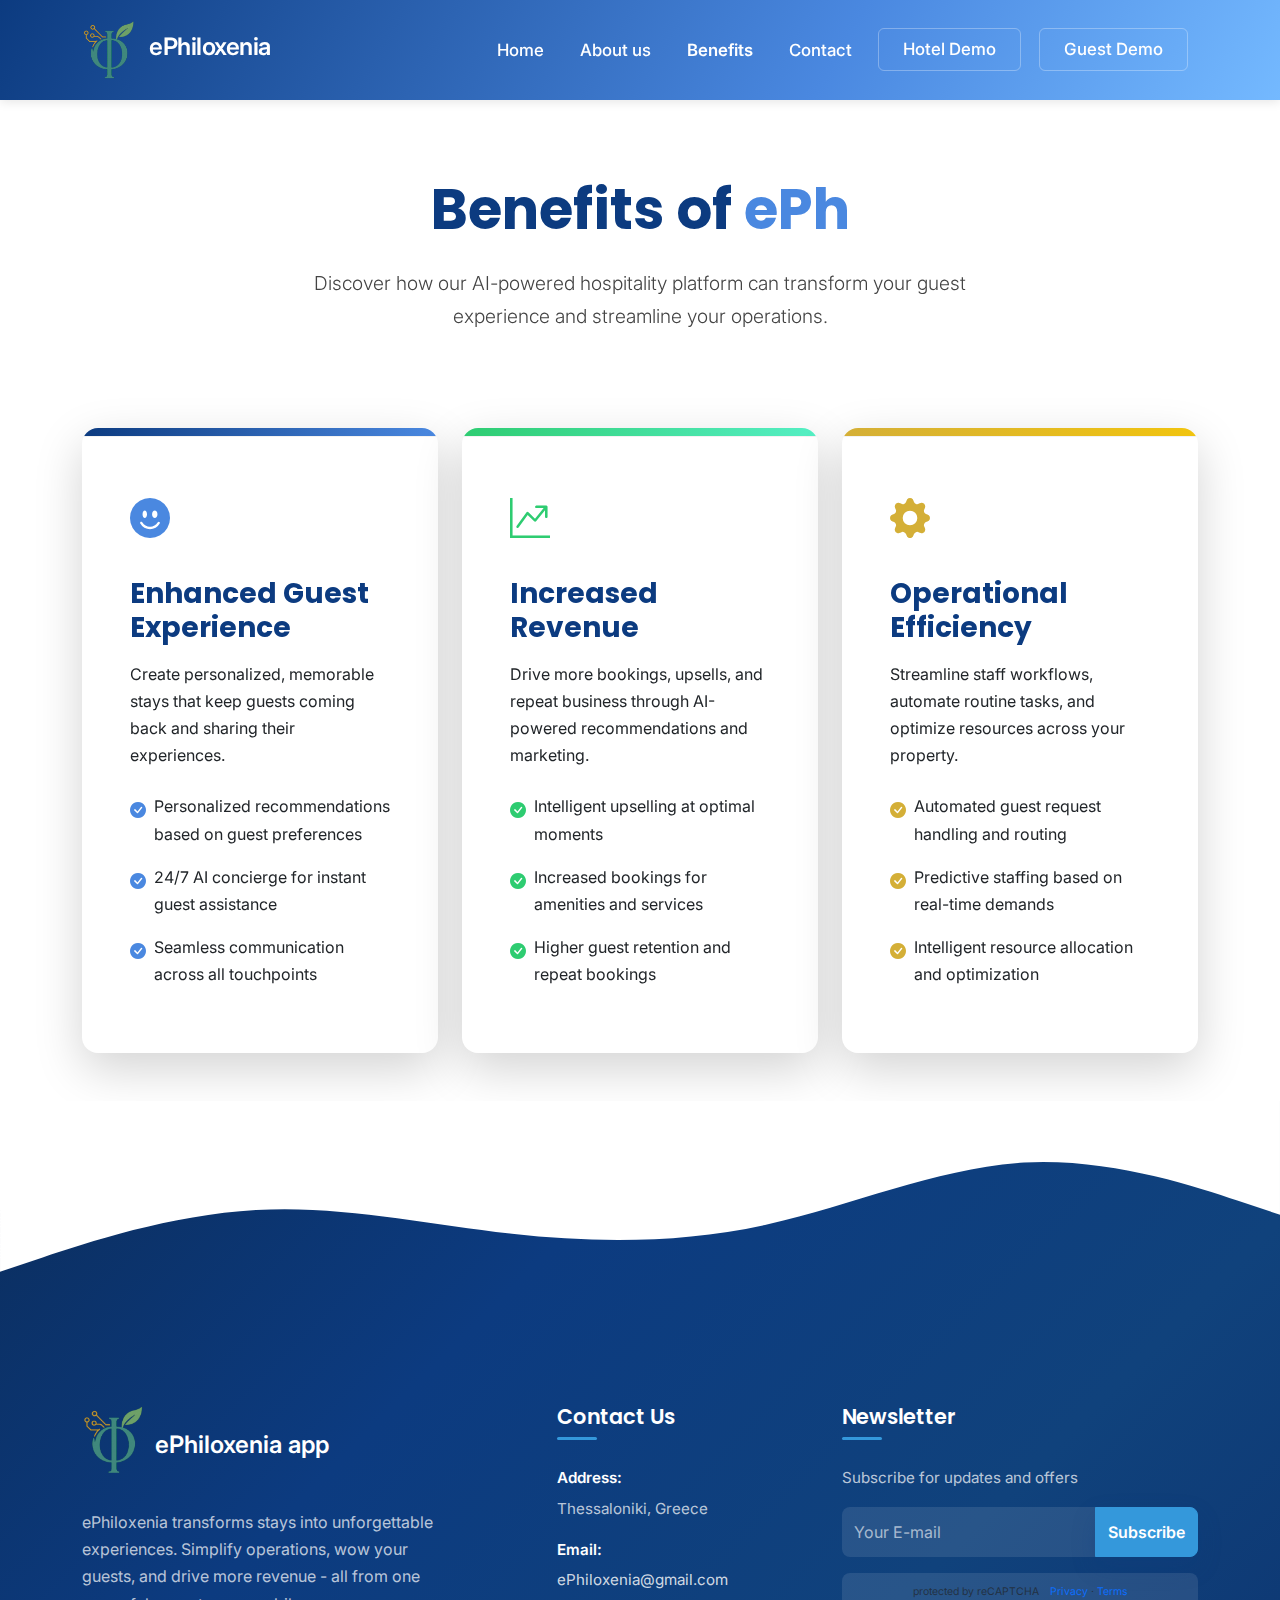
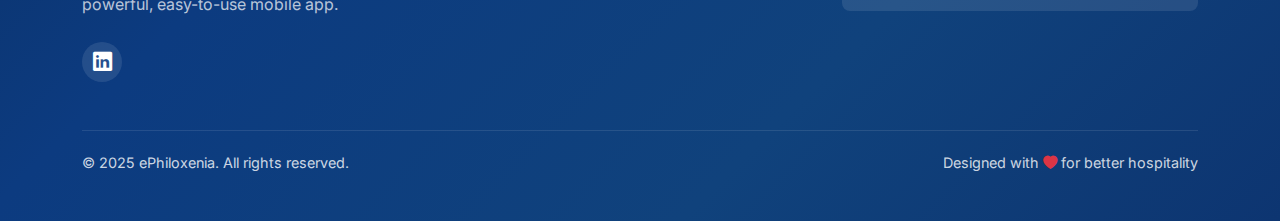
<file: benefits.html>
<!DOCTYPE html>
<html lang="en">
<head>
    <meta charset="UTF-8">
    <meta name="viewport" content="width=device-width, initial-scale=1.0">
    <title>Benefits | e-Philoxenia</title>
    <link href="https://cdn.jsdelivr.net/npm/bootstrap@5.2.3/dist/css/bootstrap.min.css" rel="stylesheet">
    <link rel="stylesheet" href="https://cdn.jsdelivr.net/npm/bootstrap-icons@1.11.3/font/bootstrap-icons.css">
    <link href="https://fonts.googleapis.com/css2?family=Poppins:wght@300;400;500;600;700;800&family=Inter:wght@300;400;500;600;700&display=swap" rel="stylesheet">
    <link href="https://unpkg.com/aos@2.3.1/dist/aos.css" rel="stylesheet">
    <link rel="stylesheet" href="css/style.css">
    <style>
        :root {
            --primary: #0c3b80;
            --primary-light: #4a88e0;
            --primary-dark: #062554;
            --secondary: #faf6f1;
            --accent: #d4af37;
            --text-dark: #2d3436;
            --text-light: #636e72;
            --gradient-primary: linear-gradient(135deg, #0c3b80, #001233);
            --nav-bg-gradient: linear-gradient(120deg, #0c3b80 0%, #4a88e0 65%, #74b9ff 100%);
            --shadow-sm: 0 4px 6px rgba(0,0,0,0.05);
            --shadow-md: 0 10px 30px rgba(0,0,0,0.08);
            --shadow-lg: 0 20px 40px rgba(0,0,0,0.12);
        }

        body {
            font-family: 'Inter', sans-serif;
            color: var(--text-dark);
            overflow-x: hidden;
            line-height: 1.7;
            scroll-behavior: smooth;
            background-color: #ffffff;
            padding-top: 80px;
        }
        
        h1, h2, h3, h4, h5, h6 {
            font-family: 'Poppins', sans-serif;
        }
        
        /* Navbar with Wave Edges */
        .navbar-container {
            position: fixed;
            top: 0;
            left: 0;
            width: 100%;
            z-index: 1000;
        }
        
        .navbar-landing {
            background: var(--nav-bg-gradient);
            padding: 15px 0;
            transition: all 0.3s ease;
            box-shadow: 0 2px 10px rgba(0,0,0,0.1);
        }
        
        .navbar-scrolled {
            padding: 10px 0;
            box-shadow: 0 4px 15px rgba(0,0,0,0.1);
        }
        
        .navbar-brand span {
            color: #ffffff !important;
            letter-spacing: -0.5px;
        }
        
        .nav-link {
            color: #ffffff !important;
            font-weight: 500;
            margin: 0 10px;
            position: relative;
            transition: all 0.3s ease;
            font-size: 1.05rem;
            padding: 8px 15px;
        }
        
        .nav-link::after {
            content: none;
        }
        
        .nav-link:hover {
            opacity: 0.85;
        }
        
        .nav-link.active {
            font-weight: 600;
            opacity: 1;
        }
        
        .dropdown-menu {
            border: none;
            box-shadow: 0 10px 25px rgba(0,0,0,0.15);
            border-radius: 8px;
            padding: 12px 0;
            margin-top: 15px;
            background-color: white;
        }
        
        .dropdown-item {
            padding: 8px 20px;
            color: var(--primary);
            font-weight: 500;
            transition: all 0.2s ease;
        }
        
        .dropdown-item:hover {
            background-color: rgba(12, 59, 128, 0.05);
            color: var(--primary-dark);
        }
        
        .navbar-nav .btn {
            border-radius: 6px;
            padding: 8px 16px;
            transition: all 0.3s ease;
            background-color: transparent;
            border: 1px solid rgba(255, 255, 255, 0.3);
            color: white;
        }
        
        .navbar-nav .btn:hover {
            background-color: rgba(255, 255, 255, 0.1);
            border-color: rgba(255, 255, 255, 0.5);
        }
        
        /* Modern Hero with Motion Background */
        .hero-section {
            background: linear-gradient(135deg, #f7f9fc, #ffffff);
            min-height: 100vh;
            display: flex;
            align-items: center;
            padding: 120px 0 80px;
            position: relative;
            overflow: hidden;
        }

        .hero-background {
            position: absolute;
            top: 0;
            left: 0;
            width: 100%;
            height: 100%;
            z-index: 0;
        }
        
        .hero-pattern {
            position: absolute;
            opacity: 0.05;
            pointer-events: none;
        }
        
        .pattern-top-right {
            top: -100px;
            right: -100px;
            width: 600px;
            height: 600px;
            background: radial-gradient(circle, var(--primary-light) 0%, transparent 70%);
            border-radius: 50%;
        }
        
        .pattern-bottom-left {
            bottom: -150px;
            left: -150px;
            width: 500px;
            height: 500px;
            background: radial-gradient(circle, var(--primary-light) 0%, transparent 70%);
            border-radius: 50%;
        }
        
        .dot {
            position: absolute;
            background: rgba(12, 59, 128, 0.1);
            border-radius: 50%;
        }
        
        /* Floating animation for dots */
        @keyframes float {
            0% { transform: translateY(0) translateX(0); }
            50% { transform: translateY(-20px) translateX(10px); }
            100% { transform: translateY(0) translateX(0); }
        }
        
        /* Pulse animation for hero elements */
        @keyframes pulse {
            0% { transform: scale(1); }
            50% { transform: scale(1.05); }
            100% { transform: scale(1); }
        }
        
        .hero-content {
            position: relative;
            z-index: 2;
            padding: 0;
        }
        
        .hero-title-container {
            position: relative;
            margin-bottom: 2.5rem;
        }
        
        .hero-title {
            font-size: 4.2rem;
            font-weight: 800;
            line-height: 1.15;
            letter-spacing: -1.5px;
            background: linear-gradient(135deg, #0c3b80, #3498db);
            -webkit-background-clip: text;
            -webkit-text-fill-color: transparent;
            position: relative;
            margin-top: 0;
            margin-bottom: 0;
            text-shadow: 0 5px 15px rgba(0,0,0,0.08);
        }
        
        .hero-title::after {
            content: "";
            position: absolute;
            width: 120px;
            height: 4px;
            background: linear-gradient(90deg, var(--primary), var(--primary-light));
            bottom: -15px;
            left: 0;
            border-radius: 2px;
        }
        
        .hero-box {
            background: white;
            border-radius: 15px;
            padding: 35px;
            box-shadow: 0 12px 30px rgba(0,0,0,0.07);
            border-left: 4px solid var(--primary);
            margin: 40px 0 30px;
            transition: all 0.3s ease;
        }
        
        .hero-box:hover {
            transform: translateY(-5px);
            box-shadow: 0 20px 45px rgba(12, 59, 128, 0.12);
        }
        
        .hero-box p {
            font-size: 1.45rem;
            font-weight: 500;
            line-height: 1.5;
            color: #333;
            margin-bottom: 25px;
            padding-left: 15px;
            position: relative;
        }
        
        .hero-box p span {
            position: absolute;
            top: -10px;
            left: -10px;
            font-size: 28px;
            color: #0c3b80;
            opacity: 0.3;
            font-family: Georgia, serif;
        }
        
        .hero-box-footer {
            border-top: 1px solid #eaeaea;
            padding-top: 20px;
            margin-top: 5px;
        }
        
        .hero-tagline {
            font-size: 1.4rem;
            font-weight: 600;
            color: var(--primary);
            margin-bottom: 8px;
            line-height: 1.4;
        }
        
        .hero-statement {
            font-size: 1.8rem;
            font-weight: 800;
            margin: 0;
            background: linear-gradient(135deg, #0c3b80, #3498db);
            -webkit-background-clip: text;
            -webkit-text-fill-color: transparent;
            line-height: 1.3;
            letter-spacing: -0.3px;
        }
        
        .demo-buttons {
            display: flex;
            gap: 20px;
            margin-top: 2.5rem;
        }
        
        .demo-btn {
            padding: 16px 32px;
            font-size: 1.05rem;
            font-weight: 600;
            border-radius: 12px;
            transition: all 0.3s ease;
            border: 0;
            position: relative;
            overflow: hidden;
            display: flex;
            align-items: center;
            justify-content: center;
        }

        .demo-btn::after {
            content: '';
            position: absolute;
            width: 0;
            height: 3px;
            bottom: 0;
            left: 0;
            background-color: rgba(255,255,255,0.3);
            transition: width 0.3s ease;
        }
        
        .demo-btn:hover::after {
            width: 100%;
        }
        
        .demo-btn i {
            font-size: 1.2rem;
            margin-right: 10px;
        }

        .btn-primary {
            background: var(--primary);
            box-shadow: 0 10px 25px rgba(12, 59, 128, 0.2);
        }

        .btn-primary:hover {
            transform: translateY(-5px);
            box-shadow: 0 15px 30px rgba(12, 59, 128, 0.3);
            background: var(--primary-dark);
        }

        .btn-outline-primary {
            background: rgba(255, 255, 255, 0.8);
            border: 2px solid var(--primary);
            color: var(--primary);
            box-shadow: 0 10px 25px rgba(12, 59, 128, 0.1);
        }

        .btn-outline-primary:hover {
            background: rgba(12, 59, 128, 0.05);
            color: var(--primary);
            border-color: var(--primary);
            transform: translateY(-5px);
            box-shadow: 0 15px 30px rgba(12, 59, 128, 0.15);
        }
        
        /* Smart image display */
        .hero-image-container {
            position: relative;
            z-index: 2;
            padding-left: 20px;
        }
        
        .hero-images {
            position: relative;
            height: 500px;
        }
        
        .floating-image {
            position: absolute;
            border-radius: 18px;
            box-shadow: 0 15px 35px rgba(0,0,0,0.12);
            transition: all 0.5s cubic-bezier(0.175, 0.885, 0.32, 1.275);
            border: 6px solid white;
        }
        
        .floating-image:hover {
            transform: translateY(-10px);
            box-shadow: 0 20px 40px rgba(0,0,0,0.2);
        }
        
        .floating-image-1 {
            width: 300px;
            top: 0;
            right: 60px;
            z-index: 3;
            transform: rotate(2deg);
        }
        
        .floating-image-2 {
            width: 280px;
            top: 150px;
            right: 15px;
            z-index: 2;
            transform: rotate(-3deg);
        }
        
        .floating-image-3 {
            width: 260px;
            top: 260px;
            right: 120px;
            z-index: 1;
            transform: rotate(4deg);
        }
        
        /* About Us Section Styles */
        #about .section-title {
            font-size: 2.5rem;
            font-weight: 700;
            color: #333;
            position: relative;
            display: inline-block;
        }
        
        #about .section-title::after {
            content: '';
            position: absolute;
            bottom: -15px;
            left: 50%;
            transform: translateX(-50%);
            width: 80px;
            height: 3px;
            background-color: #55efc4;
        }
        
        .team-member {
            transition: all 0.3s ease;
        }
        
        .team-member:hover {
            transform: translateY(-10px);
        }
        
        .value-grid {
            overflow: hidden;
        }
        
        .value-item {
            transition: all 0.3s ease;
            min-height: 300px;
            display: flex;
            align-items: center;
        }
        
        .value-item:hover {
            transform: scale(0.98);
            z-index: 1;
        }
        
        .btn-success {
            background-color: #55efc4;
            border-color: #55efc4;
            color: #333;
            font-weight: 600;
        }
        
        .btn-success:hover {
            background-color: #00b894;
            border-color: #00b894;
            color: white;
        }

        /* Footer Styles */
        .footer-section {
            position: relative;
            background: linear-gradient(135deg, #0b2d5c 0%, #0c3b80 35%, #10427c 70%, #0d3571 100%);
            color: rgba(255, 255, 255, 0.8);
            overflow: hidden;
            padding-bottom: 30px;
        }
        
        .footer-wave {
            position: relative;
                width: 100%;
            margin-bottom: -10px;
        }
        
        .footer-wave svg {
            display: block;
            width: 100%;
            height: auto;
        }
        
        .footer-content {
            position: relative;
            padding-top: 30px;
            z-index: 1;
        }
        
        .footer-brand img {
            margin-bottom: 10px;
        }
        
        .footer-about-text {
            font-size: 1rem;
            line-height: 1.7;
            opacity: 0.9;
        }
        
        .footer-social {
            display: flex;
            gap: 15px;
        }
        
        .social-icon {
            width: 40px;
            height: 40px;
            border-radius: 50%;
            background: rgba(255, 255, 255, 0.1);
            color: white;
            display: flex;
            align-items: center;
            justify-content: center;
            font-size: 1.2rem;
            transition: all 0.3s ease;
        }
        
        .social-icon:hover {
            background: rgba(255, 255, 255, 0.2);
            transform: translateY(-3px);
            color: white;
        }
        
        .footer-heading {
            color: white;
            font-weight: 600;
            margin-bottom: 25px;
            font-size: 1.3rem;
            position: relative;
            padding-bottom: 10px;
        }

        .footer-heading:after {
            content: '';
            position: absolute;
            left: 0;
            bottom: 0;
            width: 40px;
            height: 3px;
            background: #3498db;
            border-radius: 2px;
        }
        
        .footer-contact-info {
            font-size: 0.95rem;
        }
        
        .footer-contact-item {
            margin-bottom: 15px;
        }
        
        .footer-contact-item span {
            display: block;
            color: white;
            font-weight: 600;
            margin-bottom: 5px;
        }
        
        .footer-contact-item p {
            margin: 0;
            opacity: 0.9;
        }
        
        .footer-contact-item a {
            color: rgba(255, 255, 255, 0.9);
            text-decoration: none;
            transition: color 0.3s ease;
        }
        
        .footer-contact-item a:hover {
            color: white;
            text-decoration: underline;
        }
        
        .footer-links {
            list-style: none;
            padding: 0;
            margin: 0;
        }
        
        .footer-links li {
            margin-bottom: 12px;
        }
        
        .footer-links a {
            color: rgba(255, 255, 255, 0.8);
            text-decoration: none;
            transition: all 0.3s ease;
            position: relative;
            padding-left: 15px;
        }

        .footer-links a:before {
            content: '';
            position: absolute;
            left: 0;
            top: 50%;
            transform: translateY(-50%);
            width: 6px;
            height: 6px;
            background: #3498db;
            border-radius: 50%;
        }
        
        .footer-links a:hover {
            color: white;
            padding-left: 20px;
        }
        
        .footer-newsletter-text {
            font-size: 0.95rem;
            opacity: 0.9;
            margin-bottom: 15px;
        }
        
        .footer-newsletter .form-control {
            background: rgba(255, 255, 255, 0.1);
            border: none;
            height: 50px;
            color: white;
            border-radius: 8px;
        }
        
        .footer-newsletter .form-control::placeholder {
            color: rgba(255, 255, 255, 0.6);
        }
        
        .footer-newsletter .btn {
            height: 50px;
            border-radius: 8px;
            font-weight: 600;
            background: #3498db;
            border-color: #3498db;
        }
        
        .footer-recaptcha {
            display: flex;
            justify-content: center;
            background: rgba(255, 255, 255, 0.1);
            border-radius: 8px;
            padding: 10px;
            font-size: 0.75rem;
            color: rgba(255, 255, 255, 0.6);
        }
        
        .grecaptcha-logo {
            margin-right: 10px;
        }
        
        .footer-certifications {
            border-top: 1px solid rgba(255, 255, 255, 0.1);
            padding-top: 30px;
            text-align: center;
        }
        
        .footer-certifications img {
            filter: grayscale(100%) brightness(1.5);
            opacity: 0.7;
            transition: all 0.3s ease;
            margin: 0 15px;
        }
        
        .footer-certifications img:hover {
            filter: grayscale(0%) brightness(1);
            opacity: 1;
        }
        
        .footer-bottom {
            margin-top: 30px;
            border-top: 1px solid rgba(255, 255, 255, 0.1);
            padding-top: 20px;
            font-size: 0.9rem;
        }
        
        @media (max-width: 991.98px) {
            .footer-certifications img {
                height: 40px;
                margin: 0 10px 10px;
            }
        }
        
        /* Decorative Bubbles */
        .decorative-bubbles {
            position: absolute;
            top: 0;
            left: 0;
            width: 100%;
            height: 100%;
            overflow: hidden;
            z-index: -1;
            pointer-events: none;
        }

        .bubble {
            position: absolute;
            border-radius: 50%;
            background: rgba(74, 136, 224, 0.05);
            animation: float-bubble 15s ease-in-out infinite;
        }
        
        .bubble-1 {
            width: 120px;
            height: 120px;
            left: 5%;
            top: 20%;
            animation-delay: 0s;
        }
        
        .bubble-2 {
            width: 80px;
            height: 80px;
            right: 10%;
            top: 10%;
            animation-delay: 2s;
        }
        
        .bubble-3 {
            width: 60px;
            height: 60px;
            left: 20%;
            bottom: 30%;
            animation-delay: 4s;
        }
        
        .bubble-4 {
            width: 100px;
            height: 100px;
            right: 15%;
            bottom: 20%;
            animation-delay: 6s;
        }
        
        .bubble-5 {
            width: 40px;
            height: 40px;
            left: 40%;
            top: 15%;
            animation-delay: 8s;
        }
        
        .bubble-6 {
            width: 70px;
            height: 70px;
            right: 30%;
            bottom: 40%;
            animation-delay: 10s;
        }
        
        @keyframes float-bubble {
            0% {
                transform: translateY(0) translateX(0);
            }
            50% {
                transform: translateY(-20px) translateX(15px);
            }
            100% {
                transform: translateY(0) translateX(0);
            }
        }
        
        /* Additional styles for Benefits page */
        .hover-lift {
            transition: transform 0.3s ease, box-shadow 0.3s ease;
        }
        
        .hover-lift:hover {
            transform: translateY(-10px);
            box-shadow: 0 20px 40px rgba(0,0,0,0.15) !important;
        }
    </style>
</head>
<body>
    <!-- Navigation -->
    <div class="navbar-container">
    <nav class="navbar navbar-expand-lg navbar-dark navbar-landing">
        <div class="container">
            <a class="navbar-brand" href="index.html">
                <img src="img/e-philoxenia-logo.png" alt="e-Philoxenia Logo" height="60" class="me-2">
                    <span style="font-size: 1.5rem; font-weight: 600; color: white;">ePhiloxenia</span>
            </a>
            <button class="navbar-toggler" type="button" data-bs-toggle="collapse" data-bs-target="#navbarNav" aria-controls="navbarNav" aria-expanded="false" aria-label="Toggle navigation">
                <span class="navbar-toggler-icon"></span>
            </button>
            <div class="collapse navbar-collapse" id="navbarNav">
                <ul class="navbar-nav ms-auto">
                    <li class="nav-item">
                            <a class="nav-link" href="index.html#features">Home</a>
                        </li>
                        <li class="nav-item dropdown">
                            <a class="nav-link dropdown-toggle" href="about.html" id="aboutDropdown" role="button" data-bs-toggle="dropdown" aria-expanded="false">
                                About us
                            </a>
                            <ul class="dropdown-menu" aria-labelledby="aboutDropdown">
                                <li><a class="dropdown-item" href="about.html#about">Our Story</a></li>
                                <li><a class="dropdown-item" href="about.html#mission">Our Mission</a></li>
                                <li><a class="dropdown-item" href="about.html#visionaries">The Visionaries</a></li>
                            </ul>
                    </li>
                    <li class="nav-item">
                            <a class="nav-link active" href="benefits.html">Benefits</a>
                    </li>
                    <li class="nav-item">
                            <a class="nav-link" href="index.html#contact">Contact</a>
                    </li>
                    <li class="nav-item">
                            <a class="nav-link btn ms-2 px-4" href="hotel-login.html">Hotel Demo</a>
                        </li>
                        <li class="nav-item">
                            <a class="nav-link btn ms-2 px-4" href="guest-login.html">Guest Demo</a>
                    </li>
                </ul>
            </div>
        </div>
    </nav>
    </div>

    <!-- Benefits Section -->
    <section class="py-5 mt-5" id="benefits">
        <div class="container">
            <!-- Benefits Header -->
            <div class="text-center mb-5" data-aos="fade-up" data-aos-duration="1000">
                <h1 class="display-4 fw-bold mb-4" style="color: #0c3b80;">Benefits of <span id="ephiloxenia-benefits-text" style="color: #4a88e0;"></span></h1>
                <div class="row justify-content-center">
                    <div class="col-lg-8">
                        <p class="lead mb-5" style="font-size: 1.2rem; color: #444;">
                            Discover how our AI-powered hospitality platform can transform your guest experience and streamline your operations.
                        </p>
                    </div>
                </div>
            </div>
            
            <!-- Benefits Cards -->
            <div class="row g-4 justify-content-center">
                <!-- Enhanced Guest Experience -->
                <div class="col-md-4" data-aos="fade-up" data-aos-delay="100">
                    <div class="card h-100 border-0 shadow-lg rounded-4 hover-lift">
                        <div class="card-header p-0 position-relative">
                            <div style="height: 8px; background: linear-gradient(90deg, #0c3b80, #4a88e0);"></div>
                        </div>
                        <div class="card-body p-4 p-lg-5">
                            <div class="mb-4">
                                <i class="bi bi-emoji-smile-fill" style="font-size: 2.5rem; color: #4a88e0;"></i>
                            </div>
                            <h3 class="card-title fw-bold mb-3" style="color: #0c3b80;">Enhanced Guest Experience</h3>
                            <p class="card-text">Create personalized, memorable stays that keep guests coming back and sharing their experiences.</p>
                            
                            <ul class="mt-4 list-unstyled">
                                <li class="mb-3 d-flex align-items-start">
                                    <i class="bi bi-check-circle-fill me-2 mt-1" style="color: #4a88e0;"></i>
                                    <span>Personalized recommendations based on guest preferences</span>
                                </li>
                                <li class="mb-3 d-flex align-items-start">
                                    <i class="bi bi-check-circle-fill me-2 mt-1" style="color: #4a88e0;"></i>
                                    <span>24/7 AI concierge for instant guest assistance</span>
                                </li>
                                <li class="d-flex align-items-start">
                                    <i class="bi bi-check-circle-fill me-2 mt-1" style="color: #4a88e0;"></i>
                                    <span>Seamless communication across all touchpoints</span>
                                </li>
                            </ul>
                        </div>
                    </div>
                </div>
                
                <!-- Increased Revenue -->
                <div class="col-md-4" data-aos="fade-up" data-aos-delay="200">
                    <div class="card h-100 border-0 shadow-lg rounded-4 hover-lift">
                        <div class="card-header p-0 position-relative">
                            <div style="height: 8px; background: linear-gradient(90deg, #2ecc71, #55efc4);"></div>
                        </div>
                        <div class="card-body p-4 p-lg-5">
                            <div class="mb-4">
                                <i class="bi bi-graph-up-arrow" style="font-size: 2.5rem; color: #2ecc71;"></i>
                            </div>
                            <h3 class="card-title fw-bold mb-3" style="color: #0c3b80;">Increased Revenue</h3>
                            <p class="card-text">Drive more bookings, upsells, and repeat business through AI-powered recommendations and marketing.</p>
                            
                            <ul class="mt-4 list-unstyled">
                                <li class="mb-3 d-flex align-items-start">
                                    <i class="bi bi-check-circle-fill me-2 mt-1" style="color: #2ecc71;"></i>
                                    <span>Intelligent upselling at optimal moments</span>
                                </li>
                                <li class="mb-3 d-flex align-items-start">
                                    <i class="bi bi-check-circle-fill me-2 mt-1" style="color: #2ecc71;"></i>
                                    <span>Increased bookings for amenities and services</span>
                                </li>
                                <li class="d-flex align-items-start">
                                    <i class="bi bi-check-circle-fill me-2 mt-1" style="color: #2ecc71;"></i>
                                    <span>Higher guest retention and repeat bookings</span>
                                </li>
                            </ul>
                        </div>
                    </div>
                </div>
                
                <!-- Operational Efficiency -->
                <div class="col-md-4" data-aos="fade-up" data-aos-delay="300">
                    <div class="card h-100 border-0 shadow-lg rounded-4 hover-lift">
                        <div class="card-header p-0 position-relative">
                            <div style="height: 8px; background: linear-gradient(90deg, #d4af37, #f1c40f);"></div>
                        </div>
                        <div class="card-body p-4 p-lg-5">
                            <div class="mb-4">
                                <i class="bi bi-gear-fill" style="font-size: 2.5rem; color: #d4af37;"></i>
                            </div>
                            <h3 class="card-title fw-bold mb-3" style="color: #0c3b80;">Operational Efficiency</h3>
                            <p class="card-text">Streamline staff workflows, automate routine tasks, and optimize resources across your property.</p>
                            
                            <ul class="mt-4 list-unstyled">
                                <li class="mb-3 d-flex align-items-start">
                                    <i class="bi bi-check-circle-fill me-2 mt-1" style="color: #d4af37;"></i>
                                    <span>Automated guest request handling and routing</span>
                                </li>
                                <li class="mb-3 d-flex align-items-start">
                                    <i class="bi bi-check-circle-fill me-2 mt-1" style="color: #d4af37;"></i>
                                    <span>Predictive staffing based on real-time demands</span>
                                </li>
                                <li class="d-flex align-items-start">
                                    <i class="bi bi-check-circle-fill me-2 mt-1" style="color: #d4af37;"></i>
                                    <span>Intelligent resource allocation and optimization</span>
                                </li>
                            </ul>
                        </div>
                    </div>
                </div>
            </div>
        </div>
    </section>
    
    <style>
        .hover-lift {
            transition: transform 0.3s ease, box-shadow 0.3s ease;
        }
        
        .hover-lift:hover {
            transform: translateY(-10px);
            box-shadow: 0 20px 40px rgba(0,0,0,0.15) !important;
        }
    </style>

    <!-- Footer Section -->
    <footer class="footer-section">
        <!-- Wave Separator -->
        <div class="footer-wave">
            <svg xmlns="http://www.w3.org/2000/svg" viewBox="0 0 1440 320"><path fill="#ffffff" fill-opacity="1" d="M0,192L48,176C96,160,192,128,288,122.7C384,117,480,139,576,149.3C672,160,768,160,864,138.7C960,117,1056,75,1152,69.3C1248,64,1344,96,1392,112L1440,128L1440,0L1392,0C1344,0,1248,0,1152,0C1056,0,960,0,864,0C768,0,672,0,576,0C480,0,384,0,288,0C192,0,96,0,48,0L0,0Z"></path></svg>
        </div>
                
    <div class="footer-content">
        <div class="container">
            <div class="row mb-5">
                <!-- Company Info -->
                <div class="col-lg-4 mb-5 mb-lg-0">
                    <div class="footer-brand mb-4" style="display: flex; align-items: center;">
                        <img src="img/e-philoxenia-logo.png" alt="ePhiloxenia Logo" height="70">
                        <span style="font-size: 1.5rem; font-weight: 600; color: white; margin-left: 10px;">ePhiloxenia app</span>
                    </div>
                    <p class="footer-about-text">
                        ePhiloxenia transforms stays into unforgettable experiences. Simplify operations, wow your guests, and drive more revenue - all from one powerful, easy-to-use mobile app.
                    </p>
                    <div class="footer-social mt-4">
                        <a href="#" class="social-icon"><i class="bi bi-linkedin"></i></a>
                    </div>
                </div>
                
                <!-- Contact Section -->
                <div class="col-lg-3 offset-lg-1 mb-5 mb-lg-0">
                    <h4 class="footer-heading">Contact Us</h4>
                    <div class="footer-contact-info">
                        <div class="footer-contact-item">
                            <span>Address:</span>
                            <p>Thessaloniki, Greece</p>
                        </div>
                        <div class="footer-contact-item">
                            <span>Email:</span>
                            <p><a href="mailto:ePhiloxenia@gmail.com">ePhiloxenia@gmail.com</a></p>
                        </div>
                    </div>
                </div>
            
                <!-- Newsletter -->
                <div class="col-lg-4">
                    <h4 class="footer-heading">Newsletter</h4>
                    <p class="footer-newsletter-text mb-3">Subscribe for updates and offers</p>
                    <form class="footer-newsletter">
                        <div class="input-group mb-3">
                            <input type="email" class="form-control" placeholder="Your E-mail">
                            <button type="submit" class="btn btn-primary">Subscribe</button>
                        </div>
                        <div class="footer-recaptcha mb-3">
                            <div class="d-flex align-items-center">
                                <small class="text-muted">
                                    protected by reCAPTCHA
                                    <a href="#" class="text-decoration-none ms-2">Privacy</a> · 
                                    <a href="#" class="text-decoration-none">Terms</a>
                                </small>
                            </div>
                        </div>
                    </form>
                </div>
            </div>
            
            <!-- Copyright -->
            <div class="footer-bottom">
                <div class="row">
                    <div class="col-md-6 text-center text-md-start">
                        <p>&copy; 2025 ePhiloxenia. All rights reserved.</p>
                    </div>
                    <div class="col-md-6 text-center text-md-end">
                        <p>Designed with <i class="bi bi-heart-fill text-danger"></i> for better hospitality</p>
                    </div>
                </div>
            </div>
        </div>
    </div>
    </footer>

    <script src="https://cdn.jsdelivr.net/npm/bootstrap@5.2.3/dist/js/bootstrap.bundle.min.js"></script>
    <script src="https://unpkg.com/aos@2.3.1/dist/aos.js"></script>
    <script>
    document.addEventListener('DOMContentLoaded', function() {
        // Initialize AOS for animations if available
        if (typeof AOS !== 'undefined') {
            AOS.init({
                duration: 800,
                once: false,
                offset: 100,
                easing: 'ease-in-out',
                mirror: false
            });
        }
        
        // ePhiloxenia typing effect for benefits page
        const ephiloxeniaText = "ePhiloxenia";
        const ephiloxeniaElement = document.getElementById('ephiloxenia-benefits-text');
        let ephiloxeniaIndex = 0;
        const ephiloxeniaTypingSpeed = 120; // milliseconds
        let ephiloxeniaStarted = false;
        
        function typeEphiloxeniaText() {
            if (ephiloxeniaIndex < ephiloxeniaText.length) {
                ephiloxeniaElement.innerHTML += ephiloxeniaText.charAt(ephiloxeniaIndex);
                ephiloxeniaIndex++;
                setTimeout(typeEphiloxeniaText, ephiloxeniaTypingSpeed);
            }
        }
        
        // Start typing effect for ePhiloxenia when the page loads
        if (ephiloxeniaElement) {
            ephiloxeniaElement.innerHTML = '';
            ephiloxeniaIndex = 0;
            setTimeout(typeEphiloxeniaText, 500);
        }
        
        // Also check on scroll in case the element wasn't initially visible
        window.addEventListener('scroll', function() {
            const benefitsSection = document.querySelector('#benefits');
            if (benefitsSection && !ephiloxeniaStarted) {
                const benefitsSectionTop = benefitsSection.getBoundingClientRect().top;
                const windowHeight = window.innerHeight;
                
                if (benefitsSectionTop < windowHeight * 0.75 && benefitsSectionTop > 0) {
                    ephiloxeniaStarted = true;
                    if (ephiloxeniaElement) {
                        ephiloxeniaElement.innerHTML = '';
                        ephiloxeniaIndex = 0;
                        setTimeout(typeEphiloxeniaText, 300);
                    }
                }
            }
        });
    });
    </script>
</body>
</html>
</file>
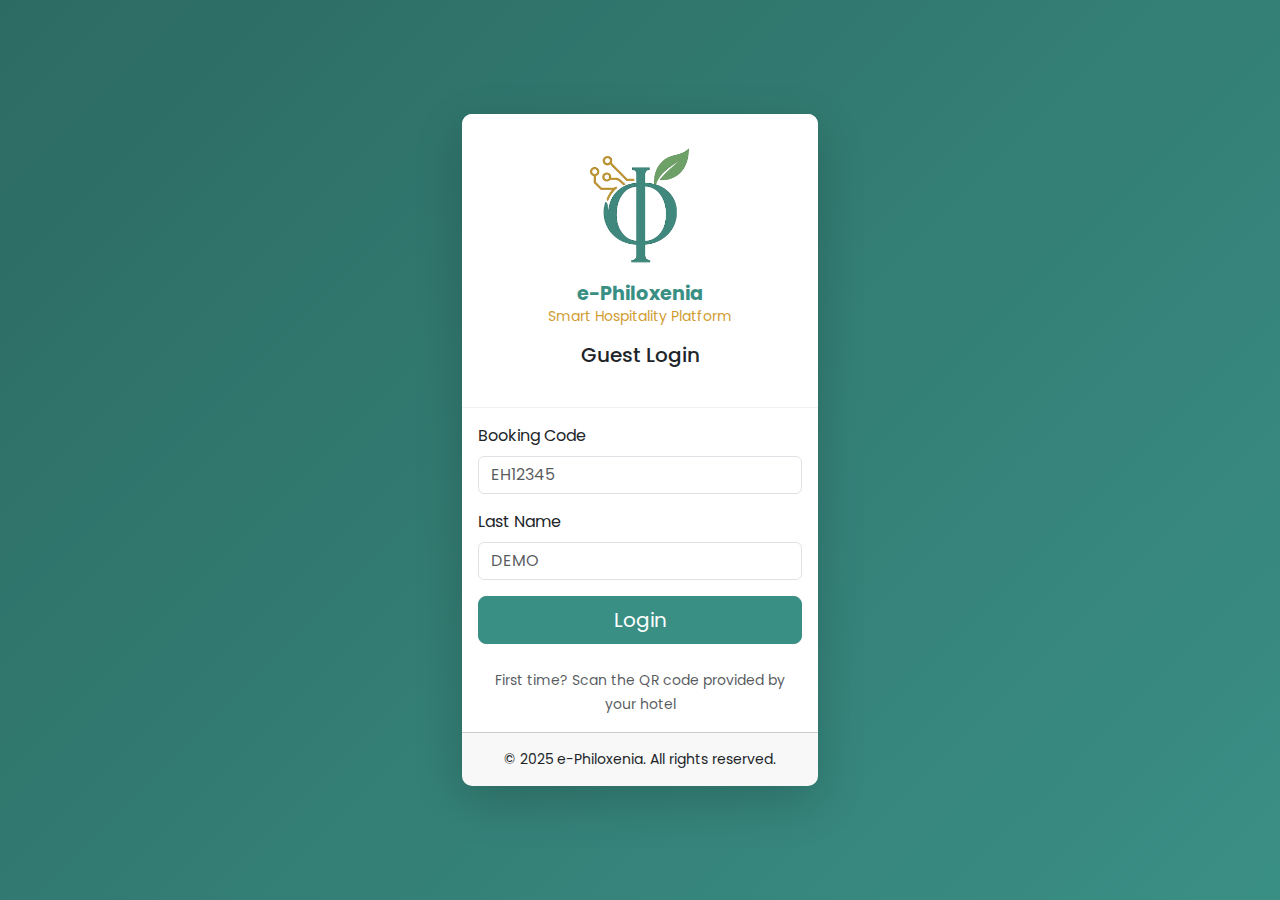
<file: guest-login.html>
<!DOCTYPE html>
<html lang="en">
<head>
    <meta charset="UTF-8">
    <meta name="viewport" content="width=device-width, initial-scale=1.0">
    <title>e-Philoxenia | Guest Login</title>
    <link href="https://cdn.jsdelivr.net/npm/bootstrap@5.2.3/dist/css/bootstrap.min.css" rel="stylesheet">
    <link rel="stylesheet" href="https://cdn.jsdelivr.net/npm/bootstrap-icons@1.11.3/font/bootstrap-icons.css">
    <link href="https://fonts.googleapis.com/css2?family=Poppins:wght@300;400;500;600;700&display=swap" rel="stylesheet">
    <link rel="stylesheet" href="css/style.css">
</head>
<body class="login-page">
    <div class="container">
        <div class="row justify-content-center align-items-center min-vh-100">
            <div class="col-md-6 col-lg-4">
                <div class="card shadow-lg border-0 rounded-lg">
                    <div class="card-header text-center">
                        <div class="logo-container">
                            <img src="img/e-philoxenia-logo.png" alt="e-Philoxenia Logo">
                        </div>
                        <h1 class="brand-logo mb-0">e-Philoxenia</h1>
                        <p class="text-secondary small">Smart Hospitality Platform</p>
                        <h2 class="fs-5 mt-3">Guest Login</h2>
                    </div>
                    <div class="card-body">
                        <form id="guestLoginForm">
                            <div class="mb-3">
                                <label for="guestBookingCode" class="form-label">Booking Code</label>
                                <input type="text" class="form-control" id="guestBookingCode" placeholder="EH12345">
                            </div>
                            <div class="mb-3">
                                <label for="guestLastName" class="form-label">Last Name</label>
                                <input type="text" class="form-control" id="guestLastName" placeholder="DEMO">
                            </div>
                            <div class="d-grid gap-2">
                                <a href="guest-app.html" class="btn btn-primary btn-lg">Login</a>
                                <div class="text-center mt-3">
                                    <small class="text-muted">First time? Scan the QR code provided by your hotel</small>
                                </div>
                            </div>
                        </form>
                    </div>
                    <div class="card-footer text-center py-3">
                        <div class="small">© 2025 e-Philoxenia. All rights reserved.</div>
                    </div>
                </div>
            </div>
        </div>
    </div>

    <script src="https://cdn.jsdelivr.net/npm/bootstrap@5.2.3/dist/js/bootstrap.bundle.min.js"></script>
    <script src="js/main.js"></script>
</body>
</html>
</file>
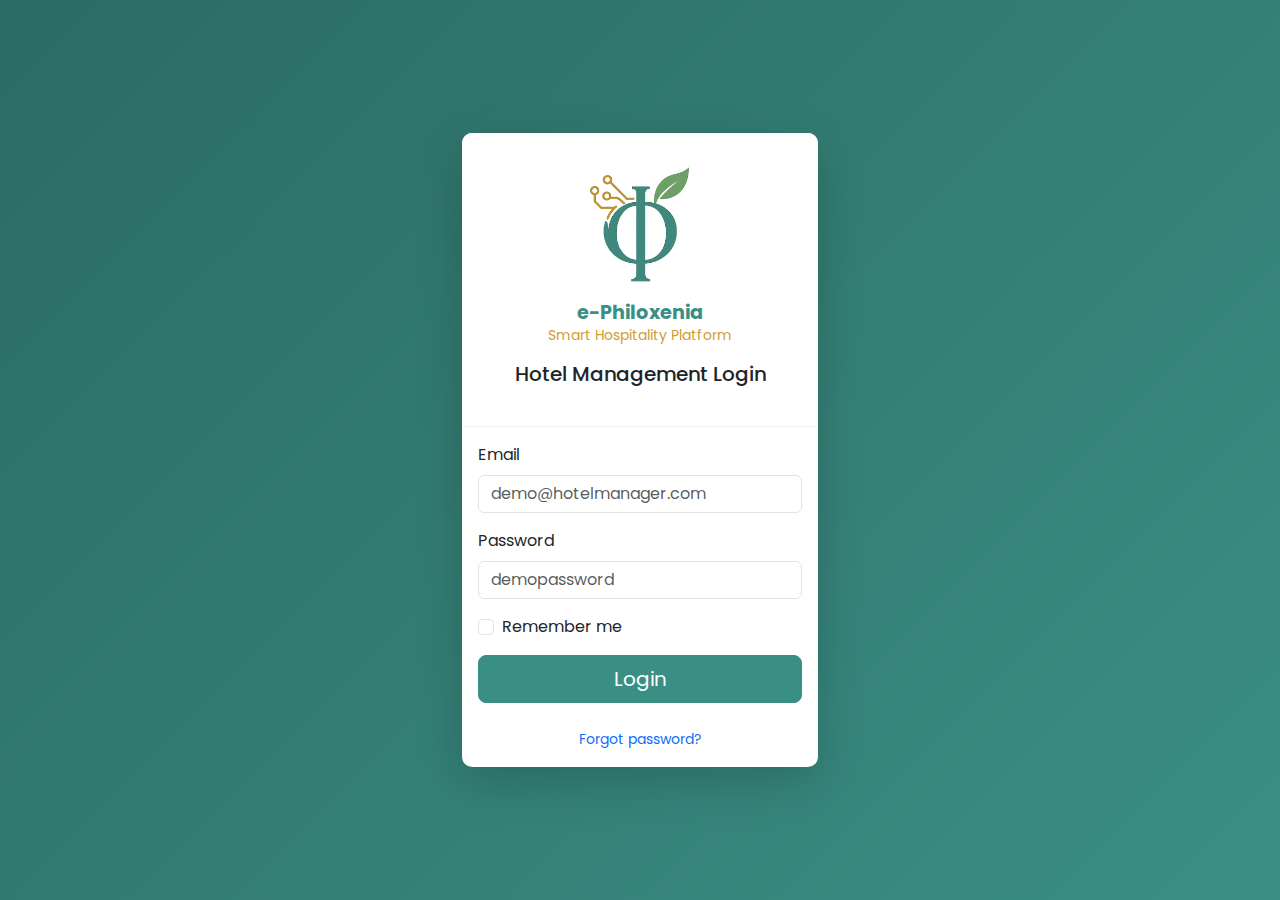
<file: hotel-login.html>
<!DOCTYPE html>
<html lang="en">
<head>
    <meta charset="UTF-8">
    <meta name="viewport" content="width=device-width, initial-scale=1.0">
    <title>e-Philoxenia | Hotel Management Login</title>
    <link href="https://cdn.jsdelivr.net/npm/bootstrap@5.2.3/dist/css/bootstrap.min.css" rel="stylesheet">
    <link rel="stylesheet" href="https://cdn.jsdelivr.net/npm/bootstrap-icons@1.11.3/font/bootstrap-icons.css">
    <link href="https://fonts.googleapis.com/css2?family=Poppins:wght@300;400;500;600;700&display=swap" rel="stylesheet">
    <link rel="stylesheet" href="css/style.css">
</head>
<body class="login-page">
    <div class="container">
        <div class="row justify-content-center align-items-center min-vh-100">
            <div class="col-md-6 col-lg-4">
                <div class="card shadow-lg border-0 rounded-lg">
                    <div class="card-header text-center">
                        <div class="logo-container">
                            <img src="img/e-philoxenia-logo.png" alt="e-Philoxenia Logo">
                        </div>
                        <h1 class="brand-logo mb-0">e-Philoxenia</h1>
                        <p class="text-secondary small">Smart Hospitality Platform</p>
                        <h2 class="fs-5 mt-3">Hotel Management Login</h2>
                    </div>
                    <div class="card-body">
                        <form id="hotelLoginForm">
                            <div class="mb-3">
                                <label for="hotelEmail" class="form-label">Email</label>
                                <input type="email" class="form-control" id="hotelEmail" placeholder="demo@hotelmanager.com">
                            </div>
                            <div class="mb-3">
                                <label for="hotelPassword" class="form-label">Password</label>
                                <input type="password" class="form-control" id="hotelPassword" placeholder="demopassword">
                            </div>
                            <div class="form-check mb-3">
                                <input class="form-check-input" type="checkbox" id="rememberMe">
                                <label class="form-check-label" for="rememberMe">Remember me</label>
                            </div>
                            <div class="d-grid gap-2">
                                <a href="hotel-dashboard.html" class="btn btn-primary btn-lg">Login</a>
                                <div class="text-center mt-3">
                                    <a href="#" class="text-decoration-none small">Forgot password?</a>
                                </div>
                            </div>
                        </form>
                    </div>
                </div>
            </div>
        </div>
    </div>

    <script src="https://cdn.jsdelivr.net/npm/bootstrap@5.2.3/dist/js/bootstrap.bundle.min.js"></script>
    <script src="js/main.js"></script>
</body>
</html>
</file>
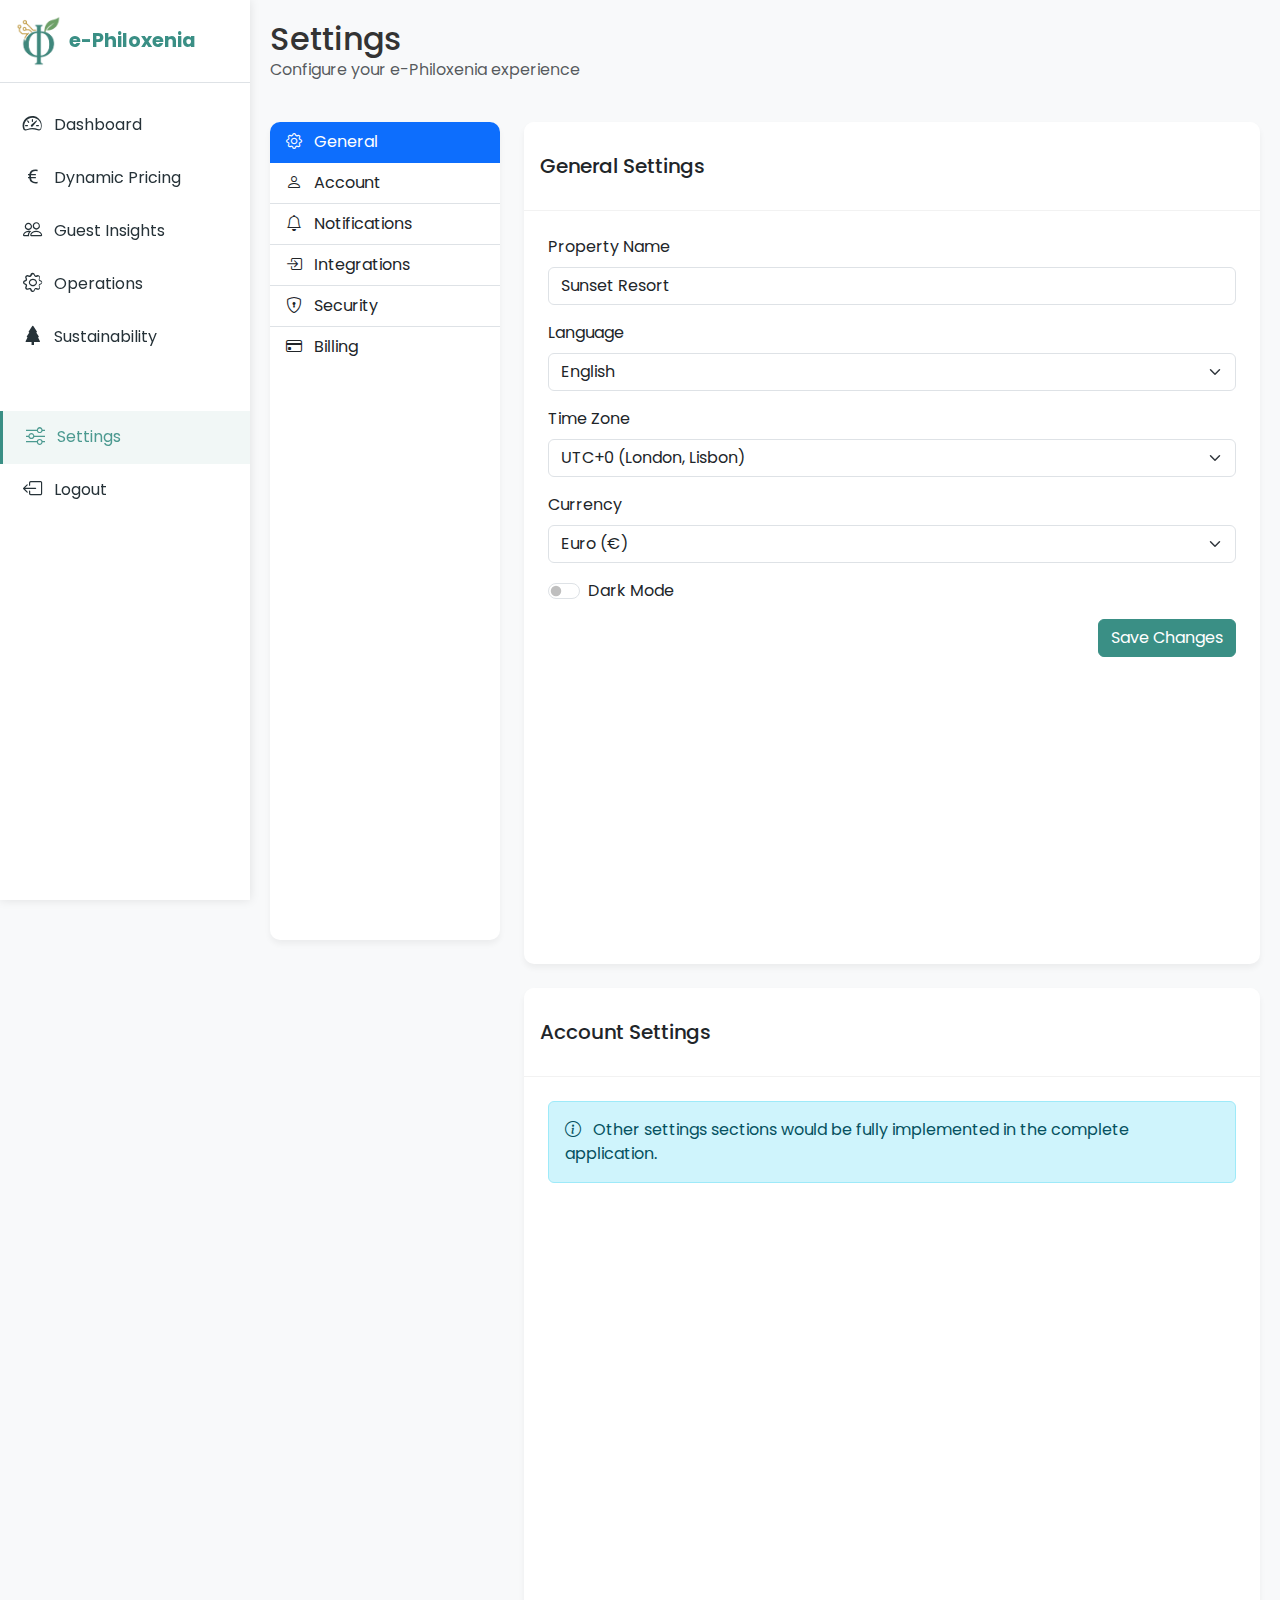
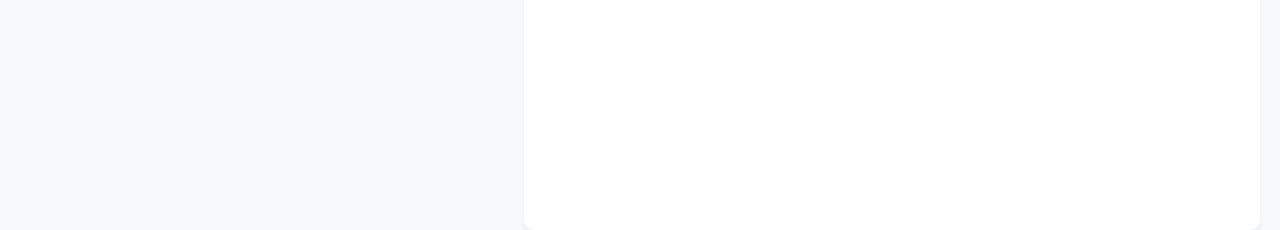
<file: settings.html>
<!DOCTYPE html>
<html lang="en">
<head>
    <meta charset="UTF-8">
    <meta name="viewport" content="width=device-width, initial-scale=1.0">
    <title>Settings | e-Philoxenia</title>
    <link href="https://cdn.jsdelivr.net/npm/bootstrap@5.2.3/dist/css/bootstrap.min.css" rel="stylesheet">
    <link rel="stylesheet" href="https://cdn.jsdelivr.net/npm/bootstrap-icons@1.11.3/font/bootstrap-icons.css">
    <link href="https://fonts.googleapis.com/css2?family=Poppins:wght@300;400;500;600;700&display=swap" rel="stylesheet">
    <link rel="stylesheet" href="css/style.css">
    <style>
        /* Ensure sustainability icon is visible */
        .nav-link[href="sustainability.html"] i.bi-tree-fill {
            display: inline-block !important;
            visibility: visible !important;
            opacity: 1 !important;
        }
    </style>
</head>
<body>
    <!-- Sidebar -->
    <div class="sidebar">
        <div class="p-3 border-bottom">
            <div class="d-flex align-items-center">
                <img src="img/e-philoxenia-logo.png" alt="e-Philoxenia Logo" class="sidebar-logo me-2">
                <h4 class="brand-logo mb-0">e-Philoxenia</h4>
            </div>
        </div>
        <div class="pt-3">
            <ul class="nav flex-column">
                <li class="nav-item">
                    <a class="nav-link" href="hotel-dashboard.html">
                        <i class="bi bi-speedometer2"></i>
                        <span>Dashboard</span>
                    </a>
                </li>
                <li class="nav-item">
                    <a class="nav-link" href="dynamic-pricing.html">
                        <i class="bi bi-currency-euro"></i>
                        <span>Dynamic Pricing</span>
                    </a>
                </li>
                <li class="nav-item">
                    <a class="nav-link" href="guest-insights.html">
                        <i class="bi bi-people"></i>
                        <span>Guest Insights</span>
                    </a>
                </li>
                <li class="nav-item">
                    <a class="nav-link" href="operations.html">
                        <i class="bi bi-gear"></i>
                        <span>Operations</span>
                    </a>
                </li>
                <li class="nav-item">
                    <a class="nav-link" href="sustainability.html">
                        <i class="bi bi-tree-fill"></i>
                        <span>Sustainability</span>
                    </a>
                </li>
                <li class="nav-item mt-5">
                    <a class="nav-link active" href="settings.html">
                        <i class="bi bi-sliders"></i>
                        <span>Settings</span>
                    </a>
                </li>
                <li class="nav-item">
                    <a class="nav-link" href="index.html">
                        <i class="bi bi-box-arrow-left"></i>
                        <span>Logout</span>
                    </a>
                </li>
            </ul>
        </div>
    </div>

    <!-- Main Content -->
    <div class="main-content">
        <!-- Header -->
        <div class="d-flex justify-content-between align-items-center mb-4">
            <div>
                <h2 class="mb-0">Settings</h2>
                <p class="text-muted">Configure your e-Philoxenia experience</p>
            </div>
            <div>
            </div>
        </div>

        <div class="row">
            <!-- Settings Navigation -->
            <div class="col-md-3 mb-4">
                <div class="card dashboard-card">
                    <div class="card-body p-0">
                        <div class="list-group list-group-flush">
                            <a href="#general" class="list-group-item list-group-item-action active">
                                <i class="bi bi-gear me-2"></i> General
                            </a>
                            <a href="#account" class="list-group-item list-group-item-action">
                                <i class="bi bi-person me-2"></i> Account
                            </a>
                            <a href="#notifications" class="list-group-item list-group-item-action">
                                <i class="bi bi-bell me-2"></i> Notifications
                            </a>
                            <a href="#integrations" class="list-group-item list-group-item-action">
                                <i class="bi bi-box-arrow-in-right me-2"></i> Integrations
                            </a>
                            <a href="#security" class="list-group-item list-group-item-action">
                                <i class="bi bi-shield-lock me-2"></i> Security
                            </a>
                            <a href="#billing" class="list-group-item list-group-item-action">
                                <i class="bi bi-credit-card me-2"></i> Billing
                            </a>
                        </div>
                    </div>
                </div>
            </div>

            <!-- Settings Content -->
            <div class="col-md-9">
                <!-- General Settings -->
                <div id="general" class="card dashboard-card mb-4">
                    <div class="card-header bg-white">
                        <h5 class="mb-0">General Settings</h5>
                    </div>
                    <div class="card-body">
                        <form>
                            <div class="mb-3">
                                <label class="form-label">Property Name</label>
                                <input type="text" class="form-control" value="Sunset Resort">
                            </div>
                            
                            <div class="mb-3">
                                <label class="form-label">Language</label>
                                <select class="form-select">
                                    <option value="en" selected>English</option>
                                    <option value="fr">Français</option>
                                    <option value="de">Deutsch</option>
                                    <option value="es">Español</option>
                                    <option value="it">Italiano</option>
                                </select>
                            </div>
                            
                            <div class="mb-3">
                                <label class="form-label">Time Zone</label>
                                <select class="form-select">
                                    <option value="UTC+0" selected>UTC+0 (London, Lisbon)</option>
                                    <option value="UTC+1">UTC+1 (Paris, Berlin, Rome)</option>
                                    <option value="UTC+2">UTC+2 (Athens, Cairo)</option>
                                    <option value="UTC-5">UTC-5 (New York, Miami)</option>
                                    <option value="UTC-8">UTC-8 (Los Angeles, Seattle)</option>
                                </select>
                            </div>
                            
                            <div class="mb-3">
                                <label class="form-label">Currency</label>
                                <select class="form-select">
                                    <option value="EUR" selected>Euro (€)</option>
                                    <option value="USD">US Dollar ($)</option>
                                    <option value="GBP">British Pound (£)</option>
                                    <option value="JPY">Japanese Yen (¥)</option>
                                </select>
                            </div>
                            
                            <div class="mb-3">
                                <div class="form-check form-switch">
                                    <input class="form-check-input" type="checkbox" id="darkModeSwitch">
                                    <label class="form-check-label" for="darkModeSwitch">Dark Mode</label>
                                </div>
                            </div>
                            
                            <div class="d-grid gap-2 d-md-flex justify-content-md-end">
                                <button type="submit" class="btn btn-primary">Save Changes</button>
                            </div>
                        </form>
                    </div>
                </div>
                
                <!-- Account Settings Preview -->
                <div id="account" class="card dashboard-card mb-4">
                    <div class="card-header bg-white">
                        <h5 class="mb-0">Account Settings</h5>
                    </div>
                    <div class="card-body">
                        <div class="alert alert-info">
                            <i class="bi bi-info-circle me-2"></i>
                            Other settings sections would be fully implemented in the complete application.
                        </div>
                    </div>
                </div>
            </div>
        </div>
    </div>

    <script src="https://cdn.jsdelivr.net/npm/bootstrap@5.2.3/dist/js/bootstrap.bundle.min.js"></script>
    <script src="js/main.js"></script>
</body>
</html>
</file>
<file: css/style.css>
:root {
    --primary: #3A8F85;
    --primary-dark: #2C6B63;
    --secondary: #D19C32;
    --success: #4CAF50;
    --warning: #FFC107;
    --danger: #F44336;
    --light: #F5F5F5;
    --dark: #263238;
    --gray: #9E9E9E;
    --gray-light: #E0E0E0;
    --transition: all 0.3s ease;
}

body {
    font-family: 'Poppins', sans-serif;
    background-color: #f8f9fa;
    color: #333;
}

/* Login Page Styles */
.login-page {
    background: linear-gradient(135deg, var(--primary-dark), var(--primary));
}

.brand-logo {
    color: var(--primary);
    font-weight: 700;
    font-size: 1.2rem;
}

.logo-container {
    text-align: center;
    margin-bottom: 1rem;
}

.logo-container img {
    max-height: 120px;
    width: auto;
}

.sidebar-logo {
    height: 50px;
    width: auto;
}

.mobile-logo {
    height: 40px;
    width: auto;
    margin-right: 10px;
    padding: 3px;
    border: none;
    box-shadow: none;
    background-color: transparent;
}

.card {
    border-radius: 10px;
    overflow: hidden;
}

.card-header {
    background-color: white;
    border-bottom: 1px solid rgba(0,0,0,0.05);
    padding: 2rem 1rem;
}

.btn-primary {
    background-color: var(--primary);
    border-color: var(--primary);
}

.btn-primary:hover {
    background-color: rgba(58, 143, 133, 0.9);
    border-color: var(--primary);
}

.btn-secondary {
    background-color: var(--secondary);
    border-color: var(--secondary);
    color: white;
}

.btn-secondary:hover {
    background-color: rgba(212, 163, 63, 0.9);
    border-color: var(--secondary);
    color: white;
}

/* Dashboard Styles */
.sidebar {
    background-color: white;
    box-shadow: 0 0 10px rgba(0,0,0,0.1);
    height: 100vh;
    position: fixed;
    width: 250px;
    z-index: 1000;
    transition: var(--transition);
}

.sidebar-collapsed {
    width: 70px;
}

.sidebar-collapsed .brand-logo {
    display: none;
}

.sidebar-toggle {
    display: none;
    position: fixed;
    top: 10px;
    left: 10px;
    z-index: 1010;
    background-color: var(--primary);
    color: white;
    border: none;
    border-radius: 50%;
    width: 40px;
    height: 40px;
    font-size: 1.2rem;
    cursor: pointer;
    box-shadow: 0 2px 5px rgba(0,0,0,0.2);
}

.sidebar .nav-link {
    color: var(--dark);
    padding: 0.75rem 1.25rem;
    display: flex;
    align-items: center;
    transition: var(--transition);
}

.sidebar .nav-link:hover {
    background-color: var(--light);
    color: var(--primary);
}

.sidebar .nav-link.active {
    background-color: rgba(58, 143, 133, 0.07);
    color: rgba(58, 143, 133, 0.9);
    border-left: 3px solid var(--primary);
}

.sidebar .nav-link i {
    margin-right: 10px;
    font-size: 1.2rem;
    min-width: 1.5rem;
    text-align: center;
}

.main-content {
    margin-left: 250px;
    padding: 20px;
    transition: var(--transition);
}

.main-content-expanded {
    margin-left: 70px;
}

.dashboard-card {
    border-radius: 10px;
    border: none;
    box-shadow: 0 4px 6px rgba(0,0,0,0.05);
    transition: var(--transition);
    height: 100%;
}

.dashboard-card:hover {
    transform: translateY(-5px);
    box-shadow: 0 8px 15px rgba(0,0,0,0.1);
}

.dashboard-card .card-body {
    padding: 1.5rem;
}

.stat-value {
    font-size: 2rem;
    font-weight: 600;
    color: var(--primary);
}

.stat-label {
    color: var(--gray);
    font-size: 0.9rem;
    text-transform: uppercase;
    letter-spacing: 1px;
}

/* Charts */
.chart-container {
    position: relative;
    height: 300px;
    width: 100%;
}

/* Mobile App Styles */
.mobile-app {
    max-width: 480px;
    margin: 0 auto;
    background-color: white;
    min-height: 100vh;
    box-shadow: 0 0 15px rgba(0,0,0,0.1);
}

.mobile-header {
    background-color: var(--primary);
    color: white;
    padding: 1rem;
    display: flex;
    align-items: center;
    justify-content: space-between;
}

.mobile-header-alt {
    background-color: white;
    color: var(--primary);
    padding: 1rem;
    display: flex;
    align-items: center;
    justify-content: space-between;
    border-bottom: 2px solid var(--primary);
}

.mobile-nav {
    position: fixed;
    bottom: 0;
    left: 0;
    right: 0;
    background-color: white;
    box-shadow: 0 -2px 10px rgba(0,0,0,0.1);
    display: flex;
    max-width: 480px;
    margin: 0 auto;
    z-index: 1000;
}

.mobile-nav-item {
    flex: 1;
    text-align: center;
    padding: 0.75rem 0;
    color: var(--gray);
    transition: var(--transition);
}

.mobile-nav-item.active {
    color: rgba(58, 143, 133, 0.9);
}

.mobile-nav-item i {
    font-size: 1.5rem;
    display: block;
    margin-bottom: 0.25rem;
}

.mobile-content {
    padding: 1rem;
    padding-bottom: 130px;
}

/* Chat Bot */
.chat-container {
    display: flex;
    flex-direction: column;
    height: calc(100vh - 260px);
}

.chat-messages {
    flex: 1;
    overflow-y: auto;
    padding: 1rem;
}

.message {
    max-width: 80%;
    padding: 0.75rem 1rem;
    margin-bottom: 1rem;
    border-radius: 1rem;
}

.message-user {
    background-color: var(--primary);
    color: white;
    border-radius: 1rem 1rem 0 1rem;
    align-self: flex-end;
    margin-left: auto;
}

.message-bot {
    background-color: var(--gray-light);
    border-radius: 1rem 1rem 1rem 0;
}

.chat-input {
    display: flex;
    padding: 1rem;
    background-color: white;
    border-top: 1px solid var(--gray-light);
}

.chat-input input {
    flex: 1;
    border: none;
    background-color: var(--light);
    padding: 0.75rem 1rem;
    border-radius: 2rem;
    margin-right: 0.5rem;
}

.chat-input button {
    border-radius: 50%;
    width: 45px;
    height: 45px;
    display: flex;
    align-items: center;
    justify-content: center;
}

/* Responsive Media Queries */
@media (max-width: 992px) {
    .sidebar {
        width: 70px;
    }
    
    .sidebar .nav-link span {
        display: none;
    }
    
    .main-content {
        margin-left: 70px;
    }

    .brand-logo {
        display: none;
    }

    .hero-title {
        font-size: 2.8rem;
    }
}

@media (max-width: 768px) {
    .sidebar {
        width: 0;
        transform: translateX(-70px);
    }
    
    .sidebar.show {
        width: 70px;
        transform: translateX(0);
    }
    
    .main-content {
        margin-left: 0;
    }

    .sidebar-toggle {
        display: flex;
        align-items: center;
        justify-content: center;
    }

    .hero-title {
        font-size: 2.2rem;
    }
}

@media (max-width: 576px) {
    .hero-title {
        font-size: 1.6rem;
    }
    
    .hero-subtitle {
        font-size: 1.1rem;
    }
}

@media (max-width: 400px) {
    .hero-title {
        font-size: 1.4rem;
    }
}

/* Animation */
@keyframes fadeIn {
    from { opacity: 0; }
    to { opacity: 1; }
}

.fade-in {
    animation: fadeIn 0.5s ease;
}

/* Utility Classes */
.text-truncate-2 {
    display: -webkit-box;
    -webkit-line-clamp: 2;
    -webkit-box-orient: vertical;
    overflow: hidden;
    text-overflow: ellipsis;
}

.cursor-pointer {
    cursor: pointer;
}

.price-change-up {
    color: var(--success);
}

.price-change-down {
    color: var(--danger);
}

/* Sustainability Styles */
.eco-badge {
    background-color: #E8F5E9;
    color: var(--success);
    border-radius: 30px;
    padding: 0.25rem 0.75rem;
    font-size: 0.8rem;
    font-weight: 500;
}

.carbon-meter {
    height: 10px;
    border-radius: 5px;
    background-color: var(--light);
    position: relative;
    overflow: hidden;
}

.carbon-meter-fill {
    height: 100%;
    background: linear-gradient(90deg, var(--success), #8BC34A);
    transition: width 1s ease;
}

/* Custom Scrollbar - Removed to use default browser scrollbar */

.text-primary {
    color: var(--primary) !important;
}

.text-secondary {
    color: var(--secondary) !important;
}

.bg-primary {
    background-color: var(--primary) !important;
}

.bg-secondary {
    background-color: var(--secondary) !important;
}

.border-primary {
    border-color: var(--primary) !important;
}

.border-secondary {
    border-color: var(--secondary) !important;
}

/* Room Availability Calendar Styles */
.room-calendar-container {
    overflow-x: auto;
}

.room-calendar {
    display: flex;
    flex-direction: column;
    min-width: 800px;
}

.calendar-header-row, .calendar-row {
    display: flex;
    border-bottom: 1px solid #e0e0e0;
}

.calendar-header-cell, .calendar-cell {
    flex: 1;
    min-width: 30px;
    height: 30px;
    display: flex;
    align-items: center;
    justify-content: center;
    padding: 0.25rem;
    font-size: 0.85rem;
    border-right: 1px solid #f0f0f0;
}

.calendar-header-cell {
    font-weight: 600;
    background-color: #f8f9fa;
}

.room-header {
    min-width: 60px;
    flex: 0 0 60px;
}

.room-number-cell {
    min-width: 60px;
    flex: 0 0 60px;
    font-weight: 500;
    background-color: #f8f9fa;
}

.room-type-header {
    background-color: #e9ecef;
}

.room-type-header-cell {
    justify-content: flex-start;
    padding-left: 1rem;
    font-weight: 600;
}

.calendar-cell.available {
    background-color: #e8f5e9;
    cursor: pointer;
}

.calendar-cell.booked {
    background-color: #ffebee;
    cursor: pointer;
}

.calendar-cell.maintenance {
    background-color: #fff8e1;
    position: relative;
}

.calendar-cell.maintenance::before {
    content: "\F64A";
    font-family: "bootstrap-icons";
    font-size: 12px;
    color: #e65100;
}

.calendar-cell.check-in {
    position: relative;
}

.calendar-cell.check-in::before {
    content: "";
    position: absolute;
    left: 0;
    top: 0;
    width: 0;
    height: 0;
    border-style: solid;
    border-width: 8px 8px 0 0;
    border-color: #4caf50 transparent transparent transparent;
}

.calendar-cell.check-out {
    position: relative;
}

.calendar-cell.check-out::after {
    content: "";
    position: absolute;
    right: 0;
    bottom: 0;
    width: 0;
    height: 0;
    border-style: solid;
    border-width: 0 0 8px 8px;
    border-color: transparent transparent #f44336 transparent;
}

.calendar-cell.weekend {
    background-color: rgba(0,0,0,0.03);
}

.calendar-header-cell.weekend {
    color: #dc3545;
}

.color-box {
    width: 16px;
    height: 16px;
    border-radius: 3px;
}

.color-box.available {
    background-color: #e8f5e9;
    border: 1px solid #c8e6c9;
}

.color-box.booked {
    background-color: #ffebee;
    border: 1px solid #ffcdd2;
}

.color-box.maintenance {
    background-color: #fff8e1;
    border: 1px solid #ffecb3;
}

.color-box.check-in {
    background-color: white;
    border: 1px solid #ccc;
    position: relative;
}

.color-box.check-in::before {
    content: "";
    position: absolute;
    left: 0;
    top: 0;
    width: 0;
    height: 0;
    border-style: solid;
    border-width: 7px 7px 0 0;
    border-color: #4caf50 transparent transparent transparent;
}

.color-box.check-out {
    background-color: white;
    border: 1px solid #ccc;
    position: relative;
}

.color-box.check-out::after {
    content: "";
    position: absolute;
    right: 0;
    bottom: 0;
    width: 0;
    height: 0;
    border-style: solid;
    border-width: 0 0 7px 7px;
    border-color: transparent transparent #f44336 transparent;
}

/* Guest Feedback Dashboard Styles */
.feedback-container {
    display: flex;
    flex-direction: column;
}

.feedback-item {
    padding: 1.25rem;
    border-bottom: 1px solid #e9ecef;
    position: relative;
}

.feedback-item:last-child {
    border-bottom: none;
}

.feedback-header {
    display: flex;
    justify-content: space-between;
    align-items: flex-start;
    margin-bottom: 0.75rem;
}

.feedback-avatar {
    font-size: 1.5rem;
    color: #6c757d;
}

.feedback-name {
    font-weight: 600;
    font-size: 1rem;
}

.feedback-meta {
    font-size: 0.8rem;
    color: #6c757d;
}

.feedback-rating {
    display: flex;
    flex-direction: column;
    align-items: flex-end;
}

.rating-value {
    font-weight: 700;
    font-size: 1.1rem;
}

.rating-stars {
    color: #ffc107;
    font-size: 0.9rem;
}

.feedback-content {
    margin-bottom: 0.75rem;
}

.feedback-content p {
    margin-bottom: 0;
}

.feedback-sentiment {
    display: flex;
    flex-wrap: wrap;
    gap: 0.5rem;
    margin-bottom: 1rem;
}

.sentiment-tag {
    display: inline-flex;
    align-items: center;
    padding: 0.25rem 0.75rem;
    border-radius: 1rem;
    font-size: 0.8rem;
}

.sentiment-tag.positive {
    background-color: rgba(25, 135, 84, 0.1);
    color: #198754;
}

.sentiment-tag.negative {
    background-color: rgba(220, 53, 69, 0.1);
    color: #dc3545;
}

.sentiment-tag i {
    margin-right: 0.25rem;
}

.feedback-flag {
    position: absolute;
    top: 1.25rem;
    right: 1.25rem;
}

.feedback-actions {
    display: flex;
    gap: 0.5rem;
}

.feedback-reply-form {
    margin-top: 1rem;
    padding: 1rem;
    background-color: #f8f9fa;
    border-radius: 0.375rem;
}

.feedback-response {
    margin-top: 1rem;
    padding: 1rem;
    background-color: #f8f9fa;
    border-radius: 0.375rem;
    border-left: 3px solid #0d6efd;
}

.response-header {
    margin-bottom: 0.5rem;
    font-size: 0.85rem;
}

.response-icon {
    color: #0d6efd;
    margin-right: 0.25rem;
}

.response-name {
    font-weight: 600;
    margin-right: 0.5rem;
}

.response-time {
    color: #6c757d;
}

.response-content p {
    margin-bottom: 0;
    font-size: 0.9rem;
}

.feedback-resolved {
    background-color: rgba(248, 249, 250, 0.5);
}

/* Weather Forecast Styles */
.weather-forecast {
    font-size: 0.9rem;
}

.weather-day {
    border: 1px solid #dee2e6;
    border-radius: 0.375rem;
    padding: 0.75rem;
    min-width: 120px;
    text-align: center;
    background-color: #f8f9fa;
}

.weather-day-title {
    font-weight: 600;
    margin-bottom: 0.5rem;
}

.weather-icon {
    font-size: 2rem;
    margin-bottom: 0.5rem;
}

.weather-condition {
    margin-bottom: 0.5rem;
}

.weather-temp {
    font-weight: 500;
    margin-bottom: 0.5rem;
}

.weather-detail {
    font-size: 0.8rem;
    color: #6c757d;
    margin-bottom: 0.25rem;
}

/* Voice Input Button Styles */
#voice-input-btn {
    transition: all 0.2s ease;
}

#voice-input-btn.listening {
    background-color: rgba(220, 53, 69, 0.1);
    border-color: #dc3545;
    animation: pulse 1.5s infinite;
}

@keyframes pulse {
    0% {
        transform: scale(1);
    }
    50% {
        transform: scale(1.05);
    }
    100% {
        transform: scale(1);
    }
}

.suggestion-chips {
    overflow-x: auto;
    padding-bottom: 3px;
    padding-top: 3px;
}

.suggestion-chips .suggestion-btn {
    margin-right: 8px;
    font-size: 0.8rem;
    padding: 0.25rem 0.6rem;
}

/* Global Chat Bar */
.global-chat-bar {
    position: fixed;
    bottom: 85px;
    left: 0;
    right: 0;
    padding: 8px 15px 5px;
    background-color: white;
    box-shadow: 0 -1px 10px rgba(0,0,0,0.1);
    z-index: 990;
    margin: 0 auto;
    max-width: 480px;
}

.suggestion-chips-container {
    position: relative;
    overflow: hidden;
}

.suggestion-fade-right {
    position: absolute;
    top: 0;
    right: 0;
    width: 40px;
    height: 100%;
    background: linear-gradient(to right, rgba(255,255,255,0), rgba(255,255,255,1));
    pointer-events: none;
    z-index: 2;
}

.global-chat-bar .form-control:focus {
    box-shadow: none;
    border-color: var(--primary);
}

#global-voice-input-btn {
    transition: all 0.2s ease;
}

#global-voice-input-btn.listening {
    background-color: rgba(220, 53, 69, 0.1);
    border-color: #dc3545;
    animation: pulse 1.5s infinite;
}

/* This ensures the chat interface is properly positioned with the global bar */
.concierge-content {
    padding-bottom: 0;
}

/* Welcome Card Improvements */
.welcome-card {
    border: none;
    overflow: hidden;
    box-shadow: 0 4px 15px rgba(0, 0, 0, 0.1);
}

.welcome-header {
    background: linear-gradient(135deg, var(--primary), var(--primary-dark));
    position: relative;
    overflow: hidden;
}

.room-badge {
    background: rgba(255, 255, 255, 0.2);
    border-radius: 8px;
    padding: 6px 12px;
    text-align: center;
    backdrop-filter: blur(5px);
    -webkit-backdrop-filter: blur(5px);
}

.room-badge span {
    color: rgba(255, 255, 255, 0.7);
    font-size: 0.7rem;
    text-transform: uppercase;
    letter-spacing: 1px;
    display: block;
    line-height: 1;
}

.room-badge h3 {
    color: white;
    margin: 0;
    line-height: 1;
    font-weight: 600;
}

.welcome-decoration {
    font-size: 8rem;
    opacity: 0.1;
    top: -15px;
    right: -15px;
    transform: rotate(15deg);
    pointer-events: none;
}

.quick-actions {
    margin-top: 0.5rem;
}

.quick-action-btn {
    text-align: center;
    padding: 0.5rem 0.25rem;
    border-radius: 8px;
    transition: var(--transition);
    cursor: pointer;
}

.quick-action-btn:hover {
    background-color: rgba(0, 0, 0, 0.02);
    transform: translateY(-2px);
}

.quick-action-btn:active {
    transform: translateY(0);
    border: 1px solid rgba(0, 0, 0, 0.2);
    background-color: rgba(0, 0, 0, 0.02);
}

.quick-action-btn:active .icon-bg.bg-primary-light {
    background-color: rgba(58, 143, 133, 0.15);
    border: 1px solid rgba(0, 0, 0, 0.2);
}

.quick-action-btn .icon-bg {
    transition: transform 0.3s ease;
}

.quick-action-btn:hover .icon-bg {
    transform: scale(1.1);
}

.quick-action-btn .small {
    font-weight: 500;
    font-size: 0.85rem;
}

.icon-bg {
    width: 42px;
    height: 42px;
    border-radius: 50%;
    display: flex;
    align-items: center;
    justify-content: center;
    margin: 0 auto;
}

.icon-bg i {
    font-size: 1.2rem;
}

.bg-primary-light {
    background-color: rgba(58, 143, 133, 0.15);
}

/* Make modal backdrops more transparent when buttons are clicked */
.modal-backdrop {
    background-color: rgba(0, 0, 0, 0.5);
}

/* Add a lighter background to modals triggered from quick-action buttons */
.modal-content {
    box-shadow: 0 10px 30px rgba(0, 0, 0, 0.2);
}

/* Room Controls Enhancements */
.room-scene-btn {
    transition: all 0.25s ease;
    border-radius: 8px;
    box-shadow: 0 1px 3px rgba(0,0,0,0.08);
}

.room-scene-btn:hover:not(.active) {
    background-color: rgba(13, 110, 253, 0.03);
}

.room-scene-btn:active:not(.active) {
    background-color: rgba(0, 0, 0, 0.02);
    border: 1px solid rgba(0, 0, 0, 0.2);
}

.room-scene-btn.active {
    background-color: rgba(13, 110, 253, 0.85);
    color: white;
    box-shadow: 0 2px 5px rgba(13, 110, 253, 0.3);
    transform: translateY(-2px);
}

.preset-btn {
    border-radius: 10px;
    transition: all 0.25s ease;
    border-width: 1px;
    height: 100%;
    box-shadow: 0 1px 3px rgba(0,0,0,0.08);
    text-align: left;
}

.preset-btn:hover {
    transform: translateY(-3px);
    box-shadow: 0 4px 8px rgba(0,0,0,0.1);
    border-color: var(--primary);
}

.preset-btn:active {
    transform: translateY(0);
    background-color: rgba(0, 0, 0, 0.02);
    border: 1px solid rgba(0, 0, 0, 0.2);
}

.preset-btn i {
    color: var(--primary);
}

/* New Dashboard Components Styling */

/* Room Status Overview */
.room-status-grid {
    min-height: 250px;
}

.status-summary .status-item {
    padding: 10px 15px;
    border-radius: 6px;
    background-color: rgba(0,0,0,0.02);
    margin-bottom: 10px;
}

.status-summary .status-item:hover {
    background-color: rgba(0,0,0,0.04);
}

.status-summary .bi-circle-fill {
    font-size: 10px;
}

/* Task Management */
.task-list {
    margin-bottom: 0;
}

.task-list .list-group-item {
    padding: 12px 15px;
    border-left: 3px solid transparent;
    transition: all 0.2s ease;
}

.task-list .list-group-item:hover {
    background-color: rgba(0,0,0,0.02);
}

.task-list .badge {
    font-size: 0.7rem;
    font-weight: 500;
    min-width: 70px;
    text-align: center;
}

.form-check-input:checked + .form-check-label {
    text-decoration: line-through;
    opacity: 0.6;
}

/* Arrivals & Departures */
.arrivals-departures h6 {
    margin-bottom: 10px;
    font-weight: 600;
}

.arrivals-departures .table {
    margin-bottom: 0;
}

.arrivals-departures .badge {
    font-weight: 500;
}

/* Weather Forecast */
.weather-section {
    padding: 5px;
}

.weather-icon i {
    font-size: 2.5rem;
}

.weather-info h2 {
    font-size: 2.2rem;
    font-weight: 600;
}

.forecast-days {
    margin-top: 15px;
    padding-top: 15px;
    border-top: 1px solid rgba(0,0,0,0.05);
}

.forecast-day {
    padding: 8px 5px;
    border-radius: 8px;
    transition: all 0.2s ease;
}

.forecast-day:hover {
    background-color: rgba(0,0,0,0.03);
    transform: translateY(-2px);
}

.forecast-day .day {
    font-weight: 600;
    margin-bottom: 5px;
}

.forecast-day .temp {
    font-size: 0.9rem;
    margin-top: 5px;
}

/* Staff Schedule */
.staff-avatar {
    width: 38px;
    height: 38px;
    border-radius: 50%;
    object-fit: cover;
    border: 2px solid #fff;
    box-shadow: 0 2px 5px rgba(0,0,0,0.1);
}

.staff-name {
    font-weight: 500;
    line-height: 1.2;
}

.staff-item {
    padding: 8px 10px;
    border-radius: 6px;
    transition: all 0.2s ease;
}

.staff-item:hover {
    background-color: rgba(0,0,0,0.02);
}

.schedule-section h6 {
    margin-bottom: 10px;
    font-weight: 600;
}

/* Add Task Modal */
#addTaskModal .modal-content {
    border-radius: 10px;
    border: none;
}

#addTaskModal .modal-header {
    border-bottom: 1px solid rgba(0,0,0,0.05);
}

#addTaskModal .modal-footer {
    border-top: 1px solid rgba(0,0,0,0.05);
}

@media (max-width: 768px) {
    .weather-info h2 {
        font-size: 1.8rem;
    }
    
    .weather-icon i {
        font-size: 2rem;
    }
    
    .weather-details {
        font-size: 0.8rem;
    }
    
    .forecast-day {
        padding: 6px 2px;
    }
    
    .forecast-day .temp {
        font-size: 0.8rem;
    }
}

/* Fix for strikethrough on disabled preferences */
.form-check-label {
    text-decoration: none !important;
}

/* Override any strikethrough styles that might be applied by JavaScript */
.form-check-input:checked + .form-check-label {
    text-decoration: none !important;
}

/* Section Navigation Styles */
.section-nav {
    background: rgba(255, 255, 255, 0.7);
    backdrop-filter: blur(10px);
    -webkit-backdrop-filter: blur(10px);
    padding: 1rem;
    border-radius: 10px;
    box-shadow: 0 4px 15px rgba(0, 0, 0, 0.1);
    margin-bottom: 2rem;
    position: sticky;
    top: 1rem;
    z-index: 100;
    border: 1px solid rgba(255, 255, 255, 0.18);
}

.section-nav .btn {
    margin: 0.25rem;
    font-size: 0.9rem;
    padding: 0.5rem 1rem;
    border-radius: 20px;
    transition: all 0.3s ease;
    background-color: rgba(255, 255, 255, 0.5);
    backdrop-filter: blur(5px);
    -webkit-backdrop-filter: blur(5px);
}

.section-nav .btn:hover {
    background-color: var(--primary) !important;
    color: white !important;
    transform: none !important;
    border-color: var(--primary) !important;
}

.section-nav .btn.active {
    background-color: var(--primary);
    color: white;
}

.hero-title {
    font-weight: 800;
    font-size: 3.5rem;
    margin-bottom: 1.5rem;
    background: linear-gradient(90deg, #ffffff, #a0d8ef);
    -webkit-background-clip: text;
    -webkit-text-fill-color: transparent;
    line-height: 1.2;
}
</file>
